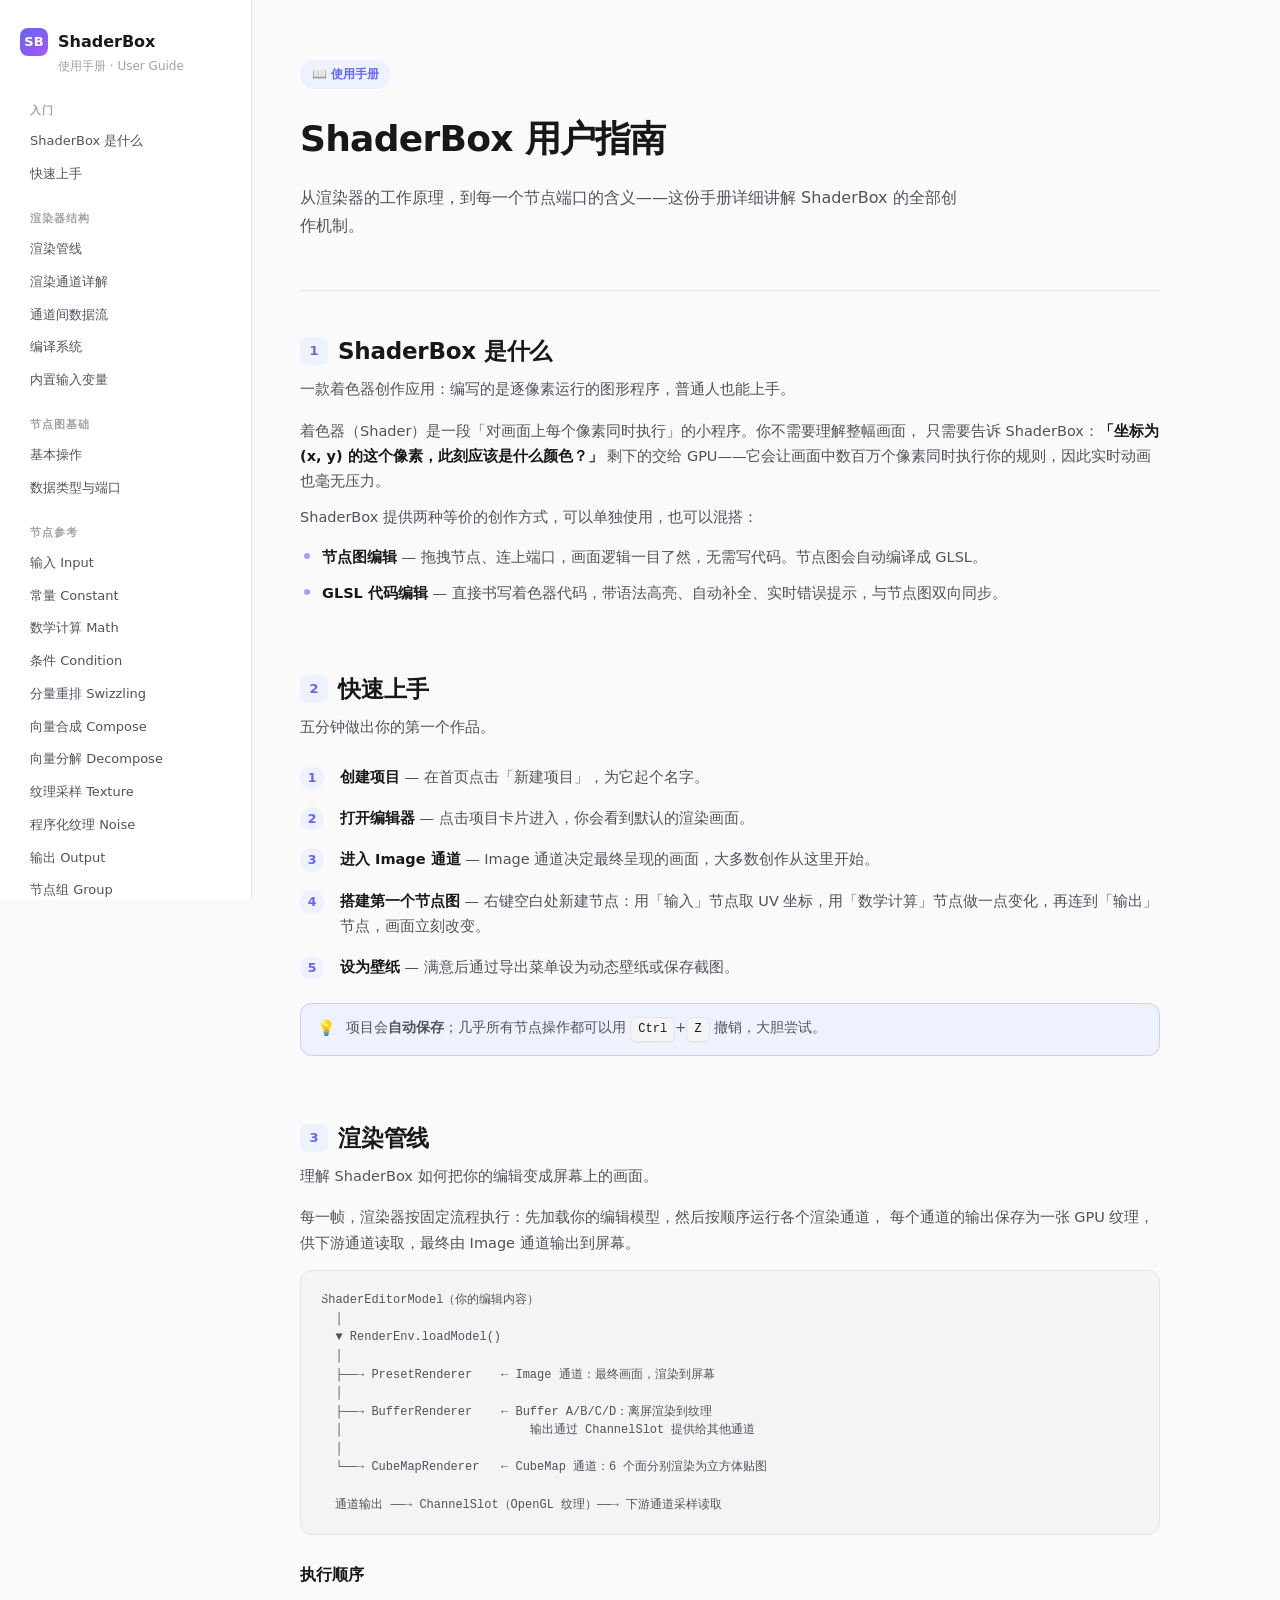
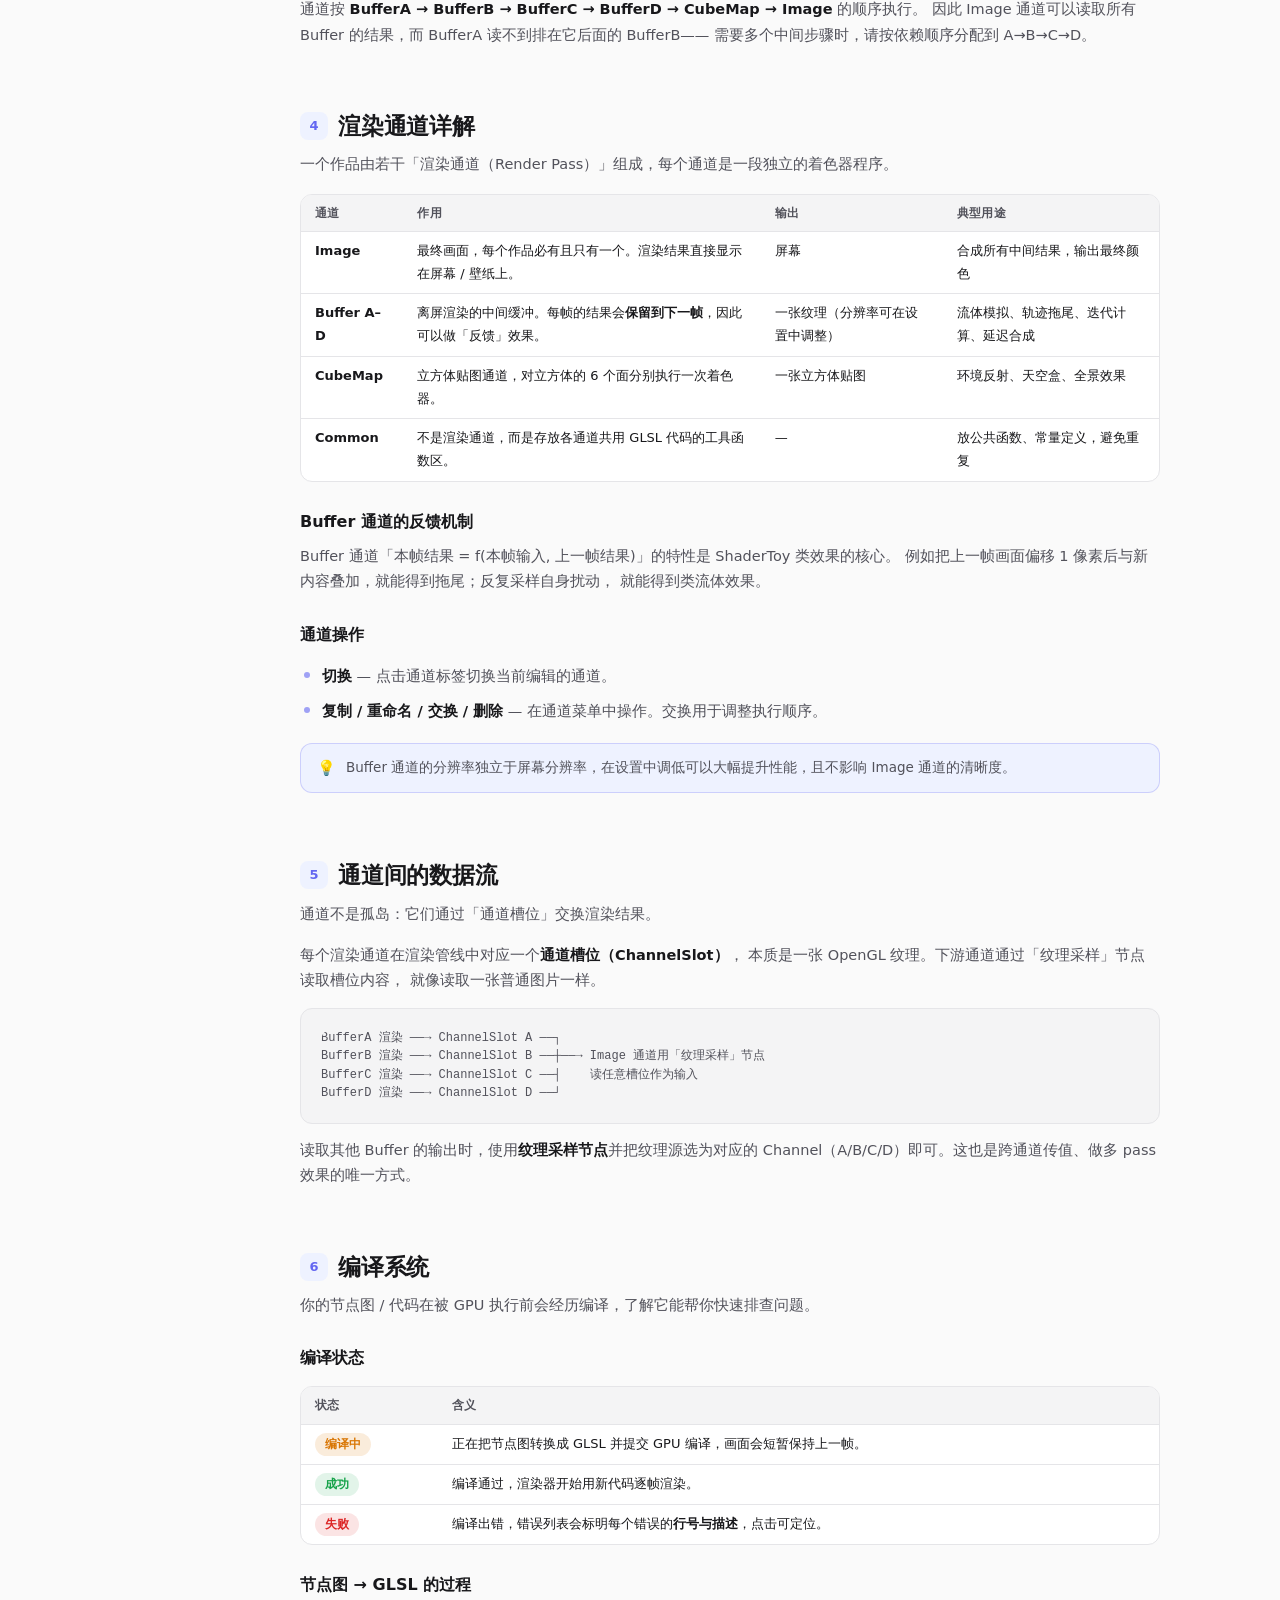
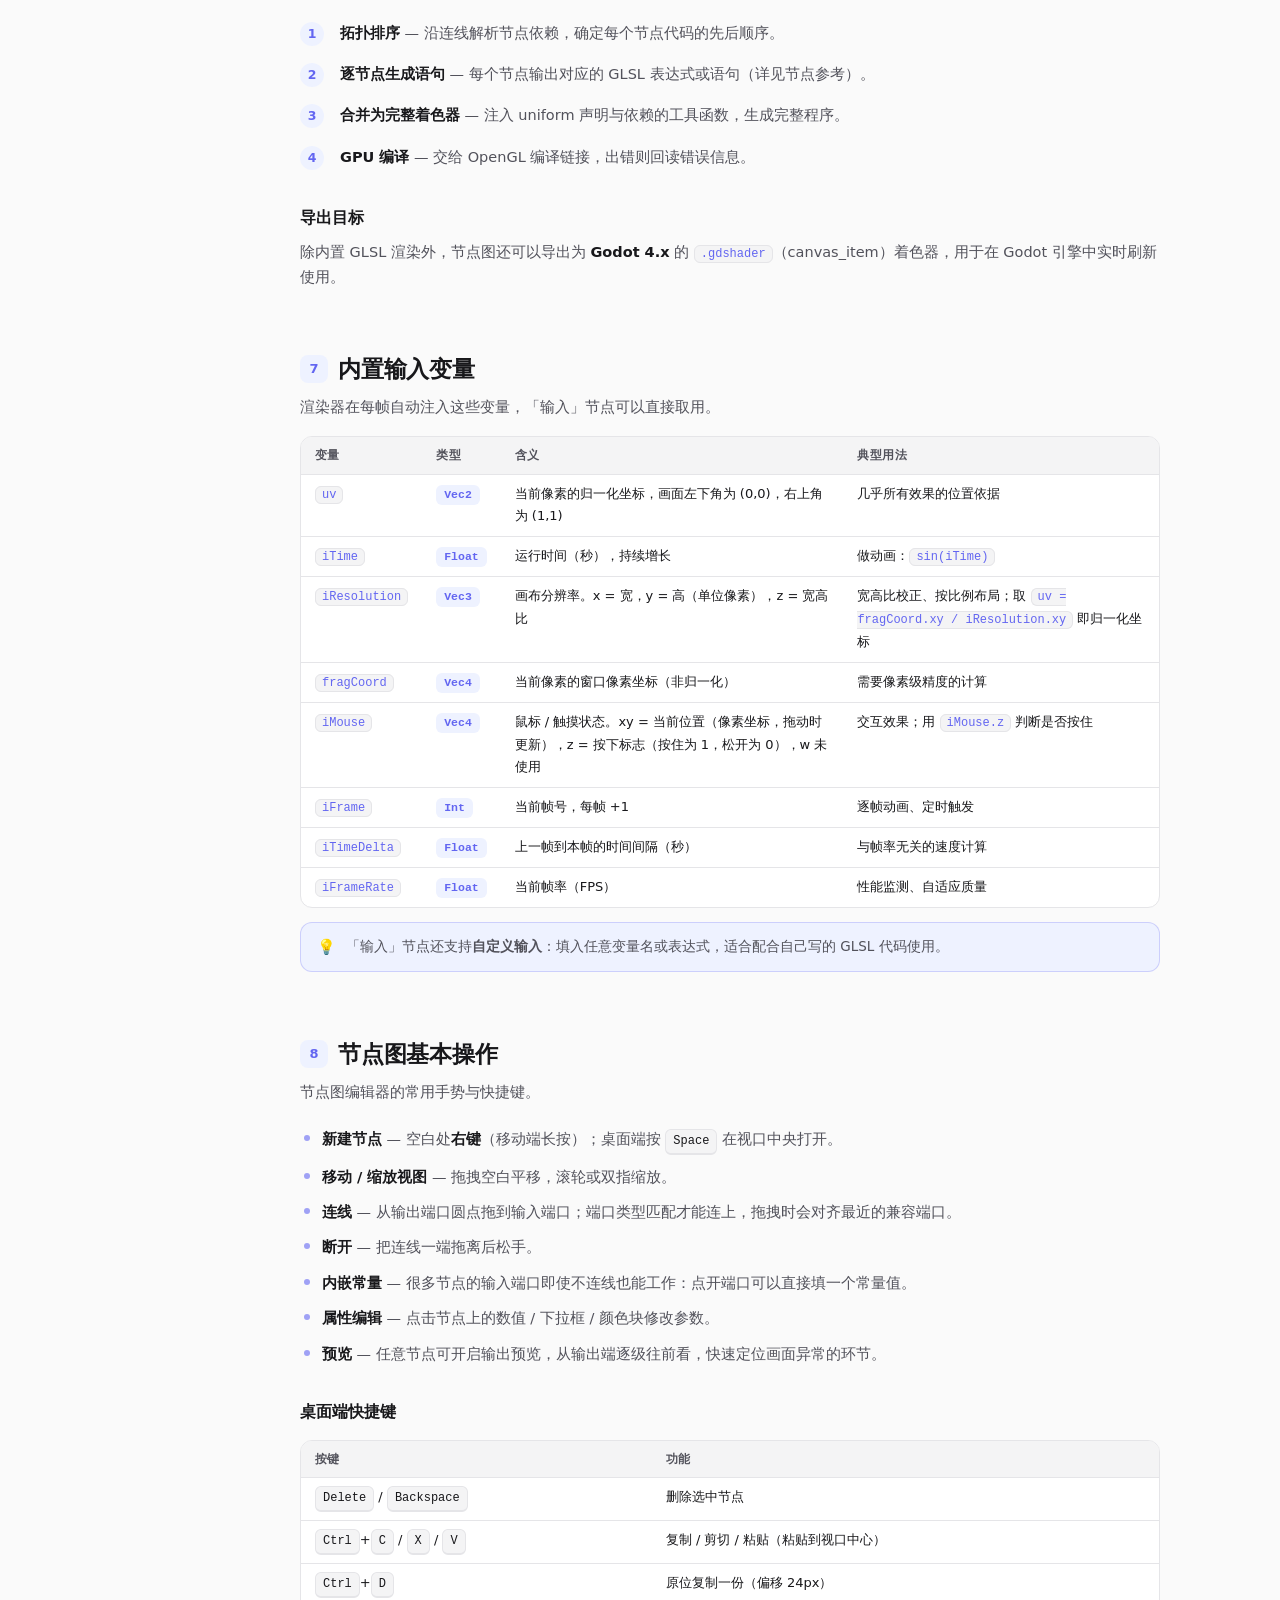
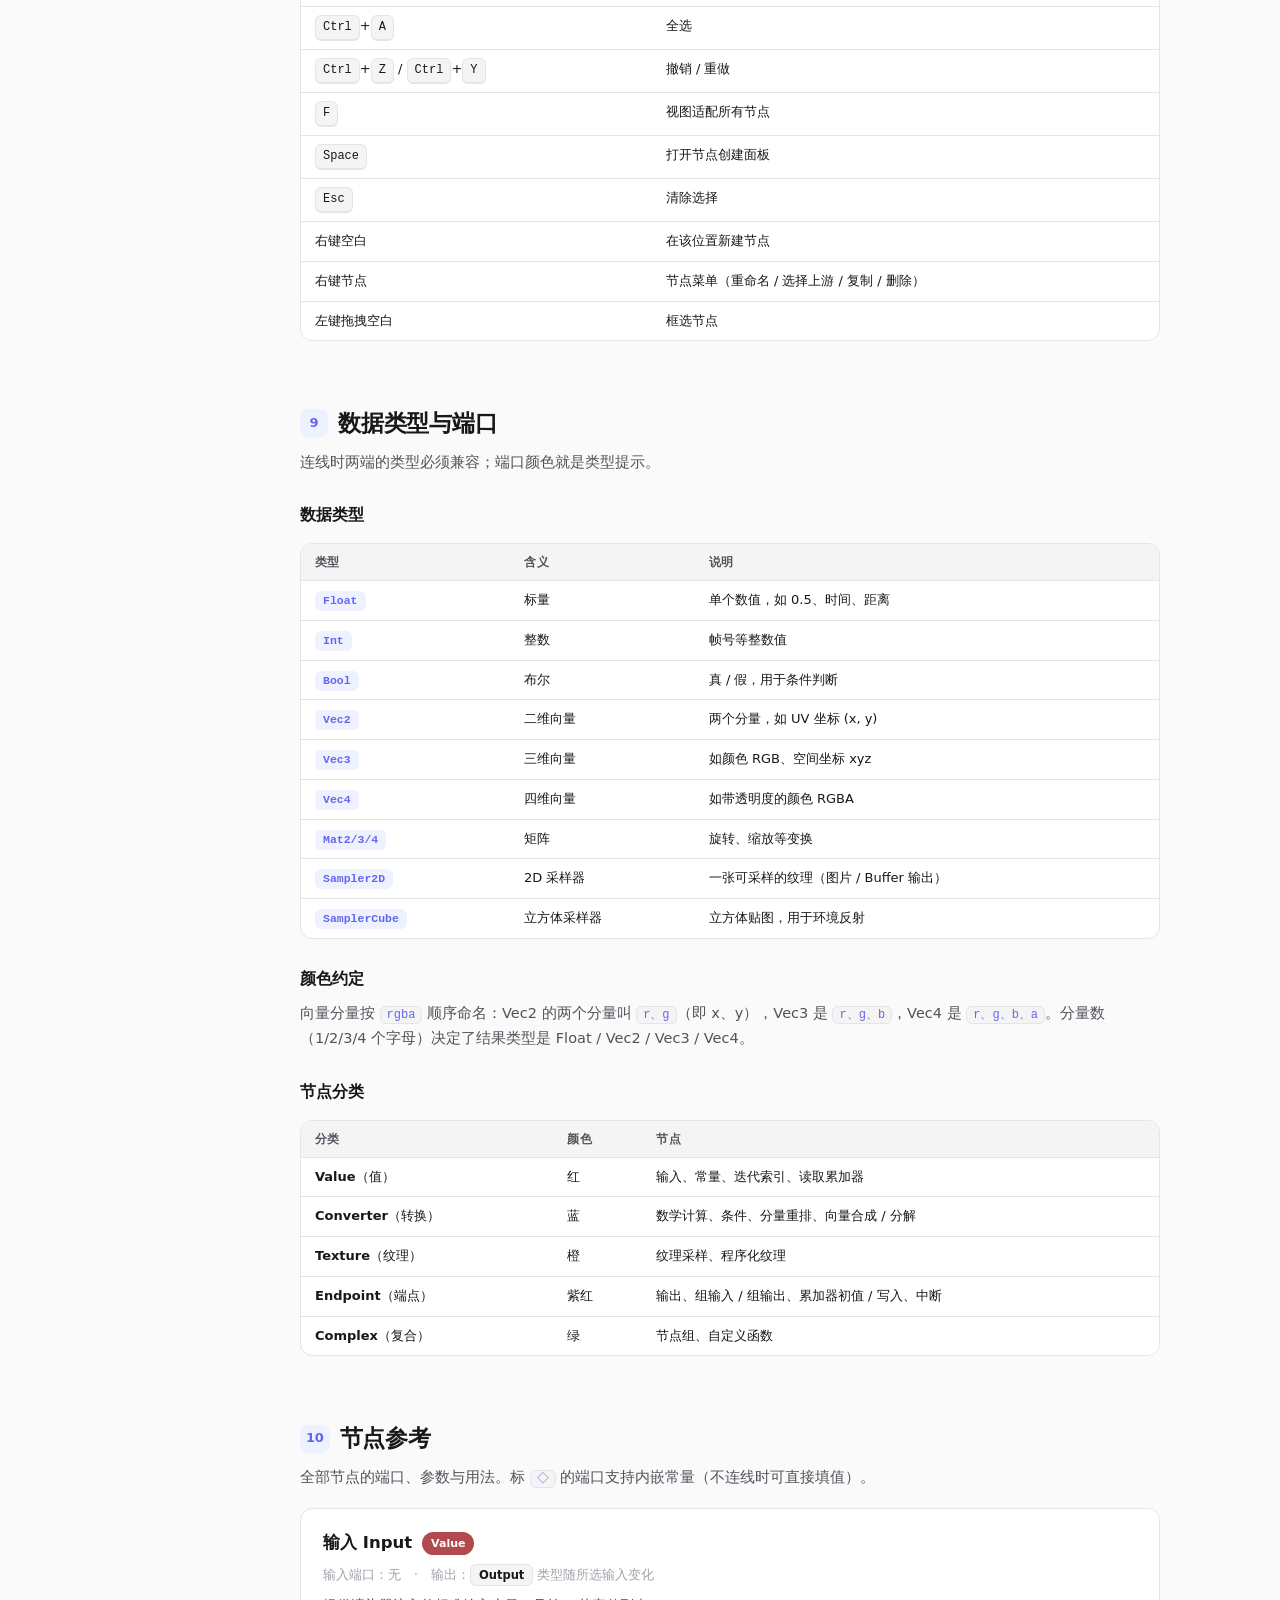
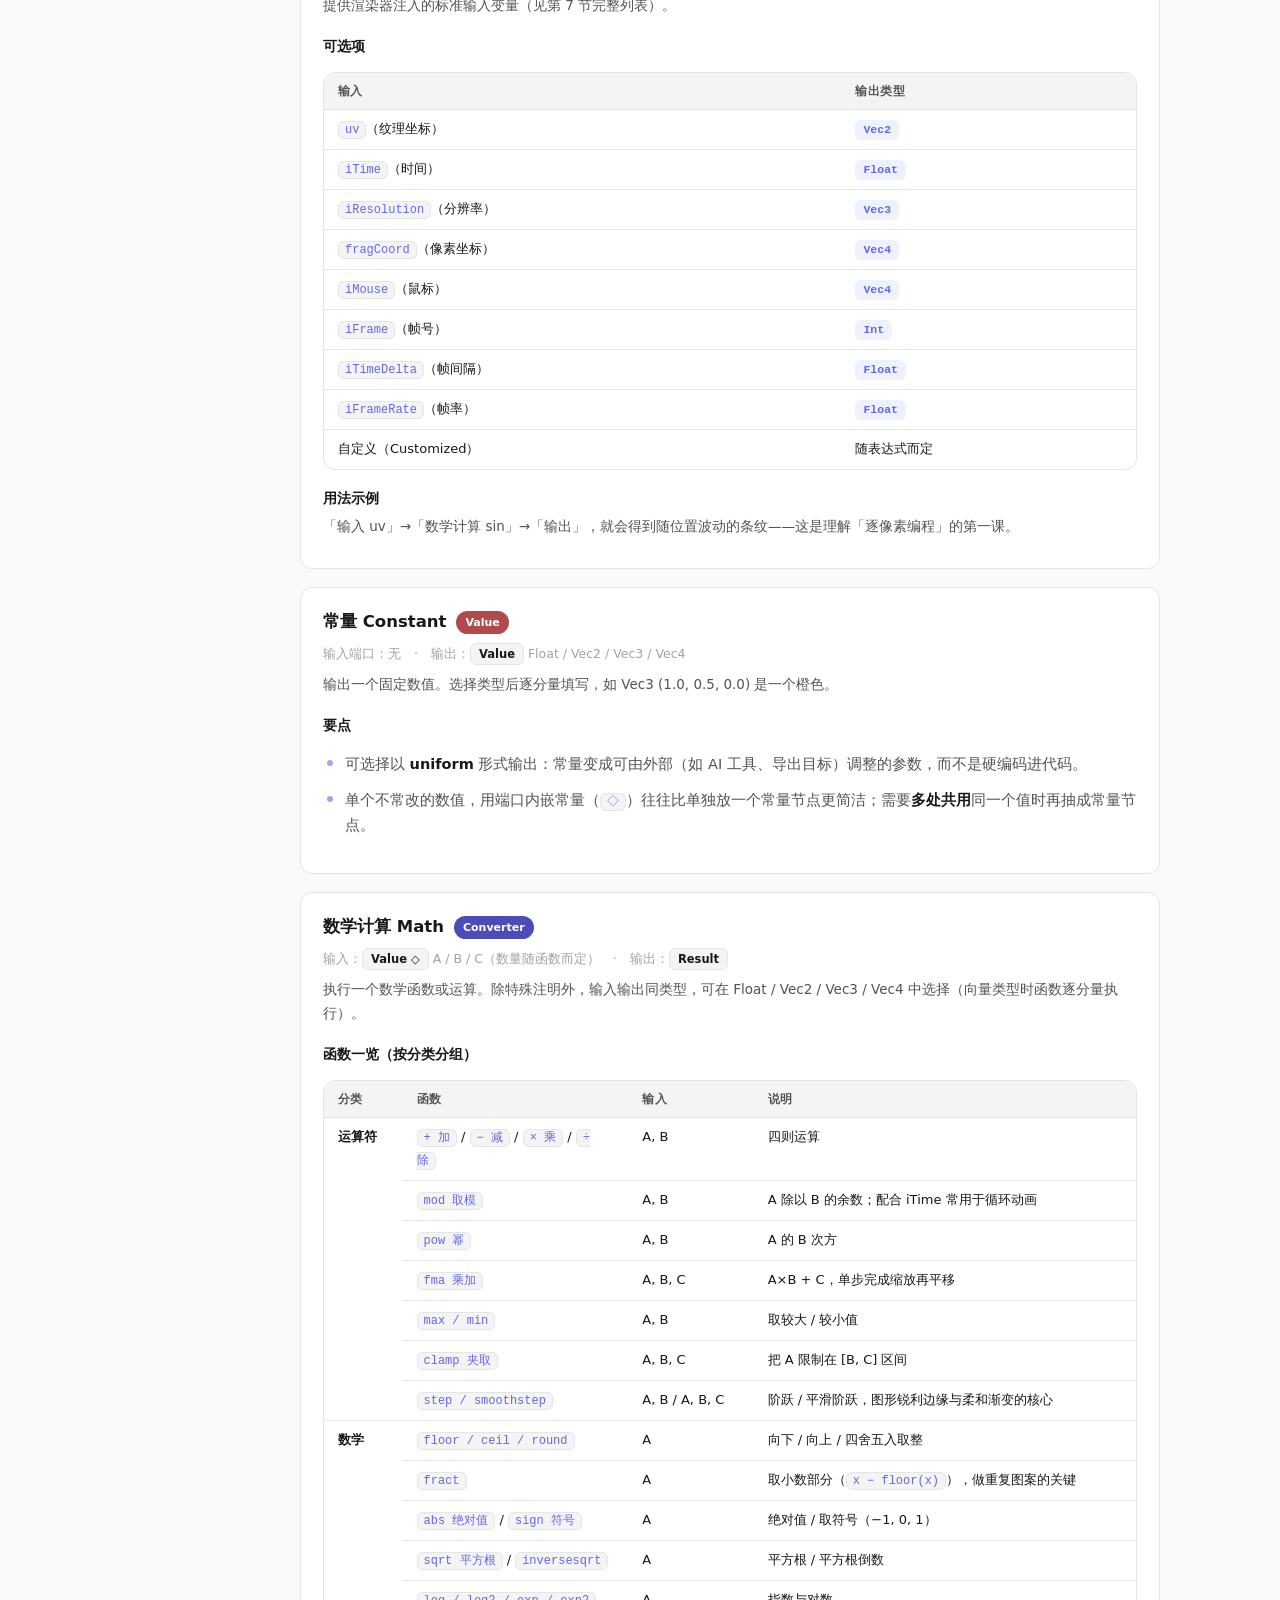
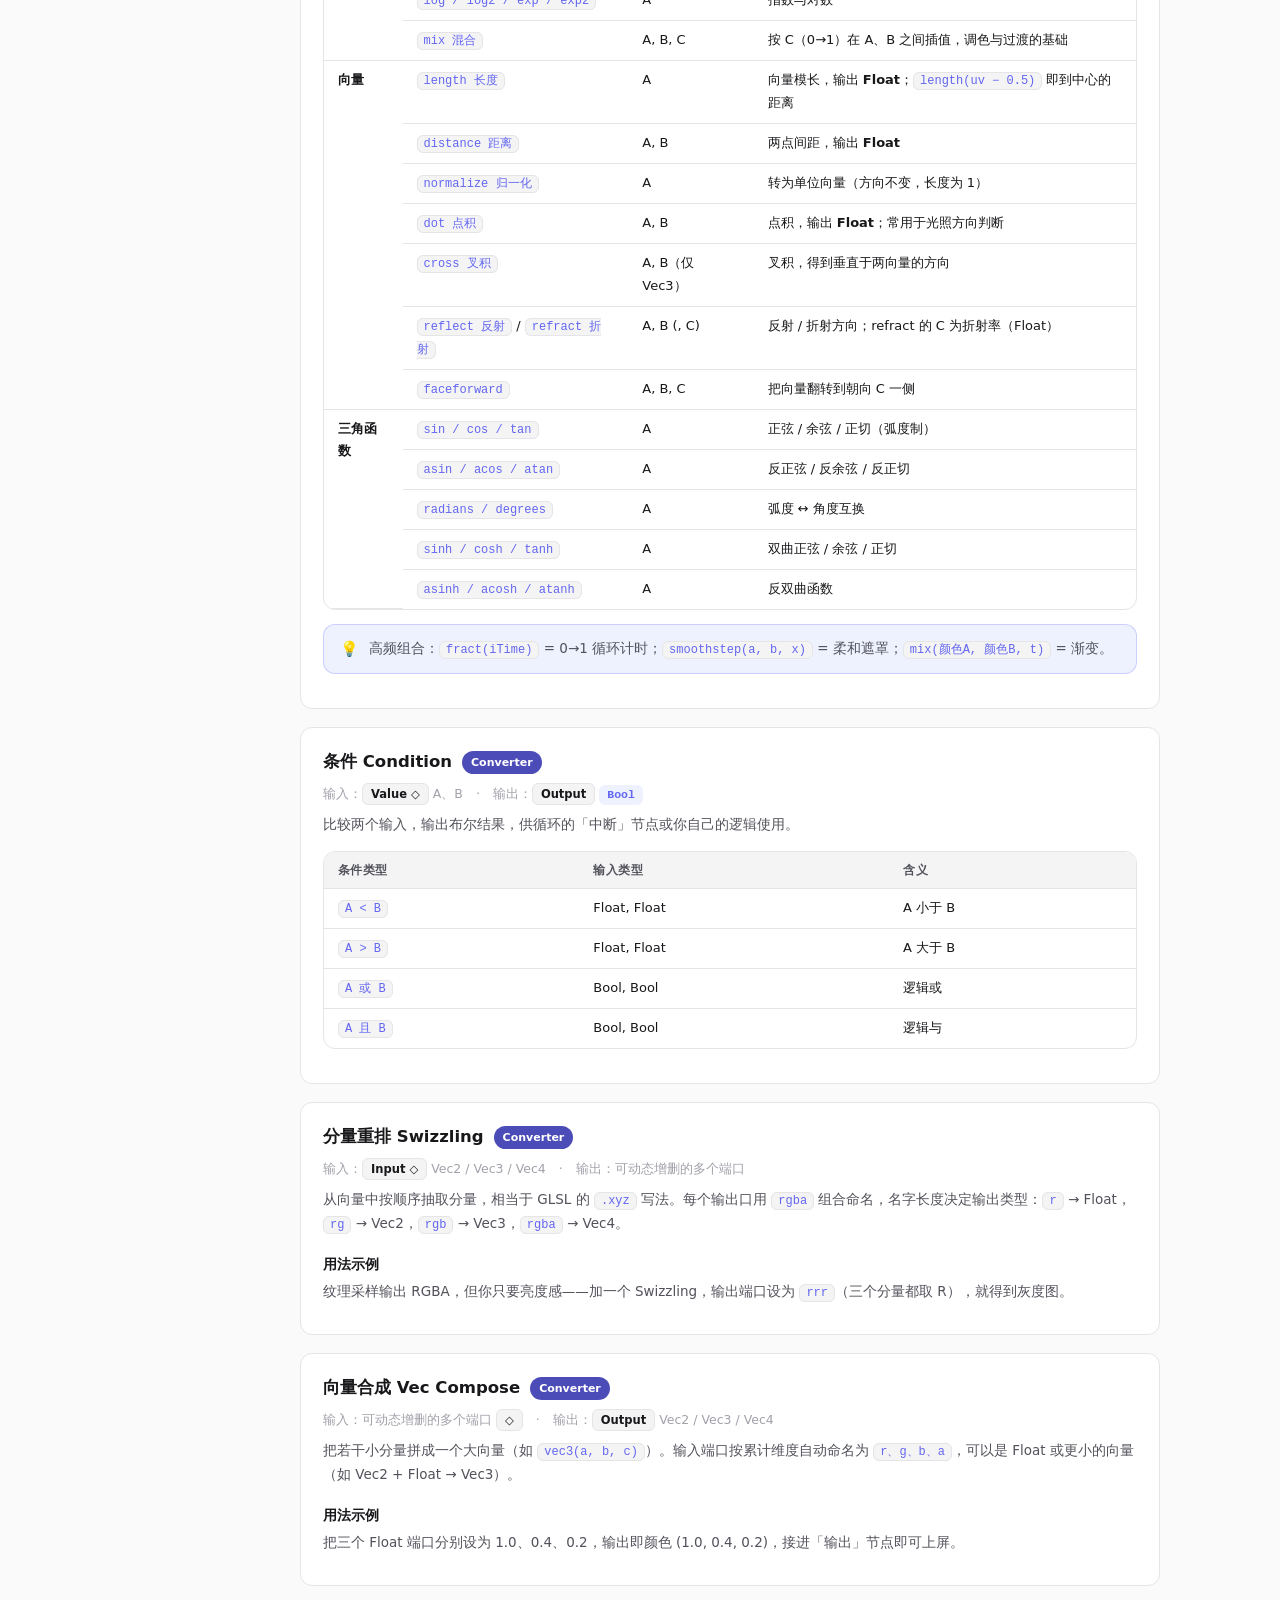
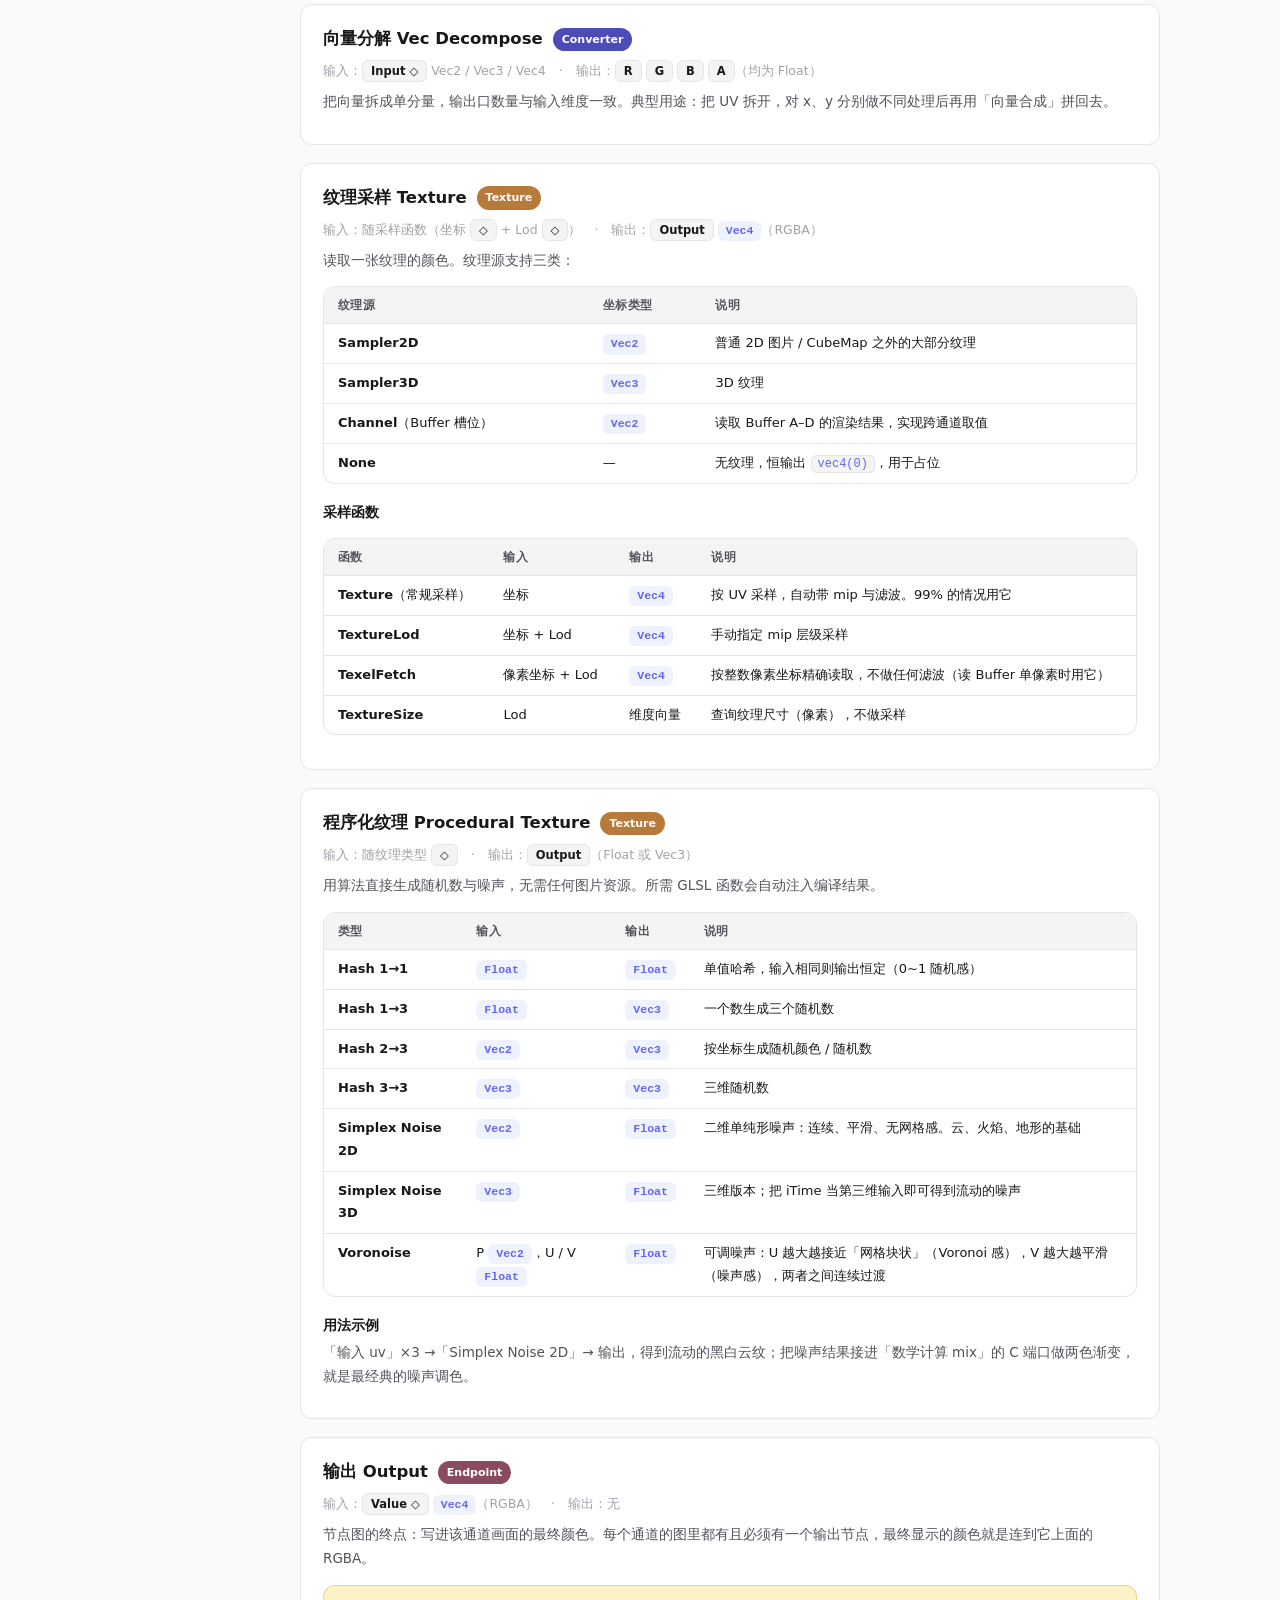
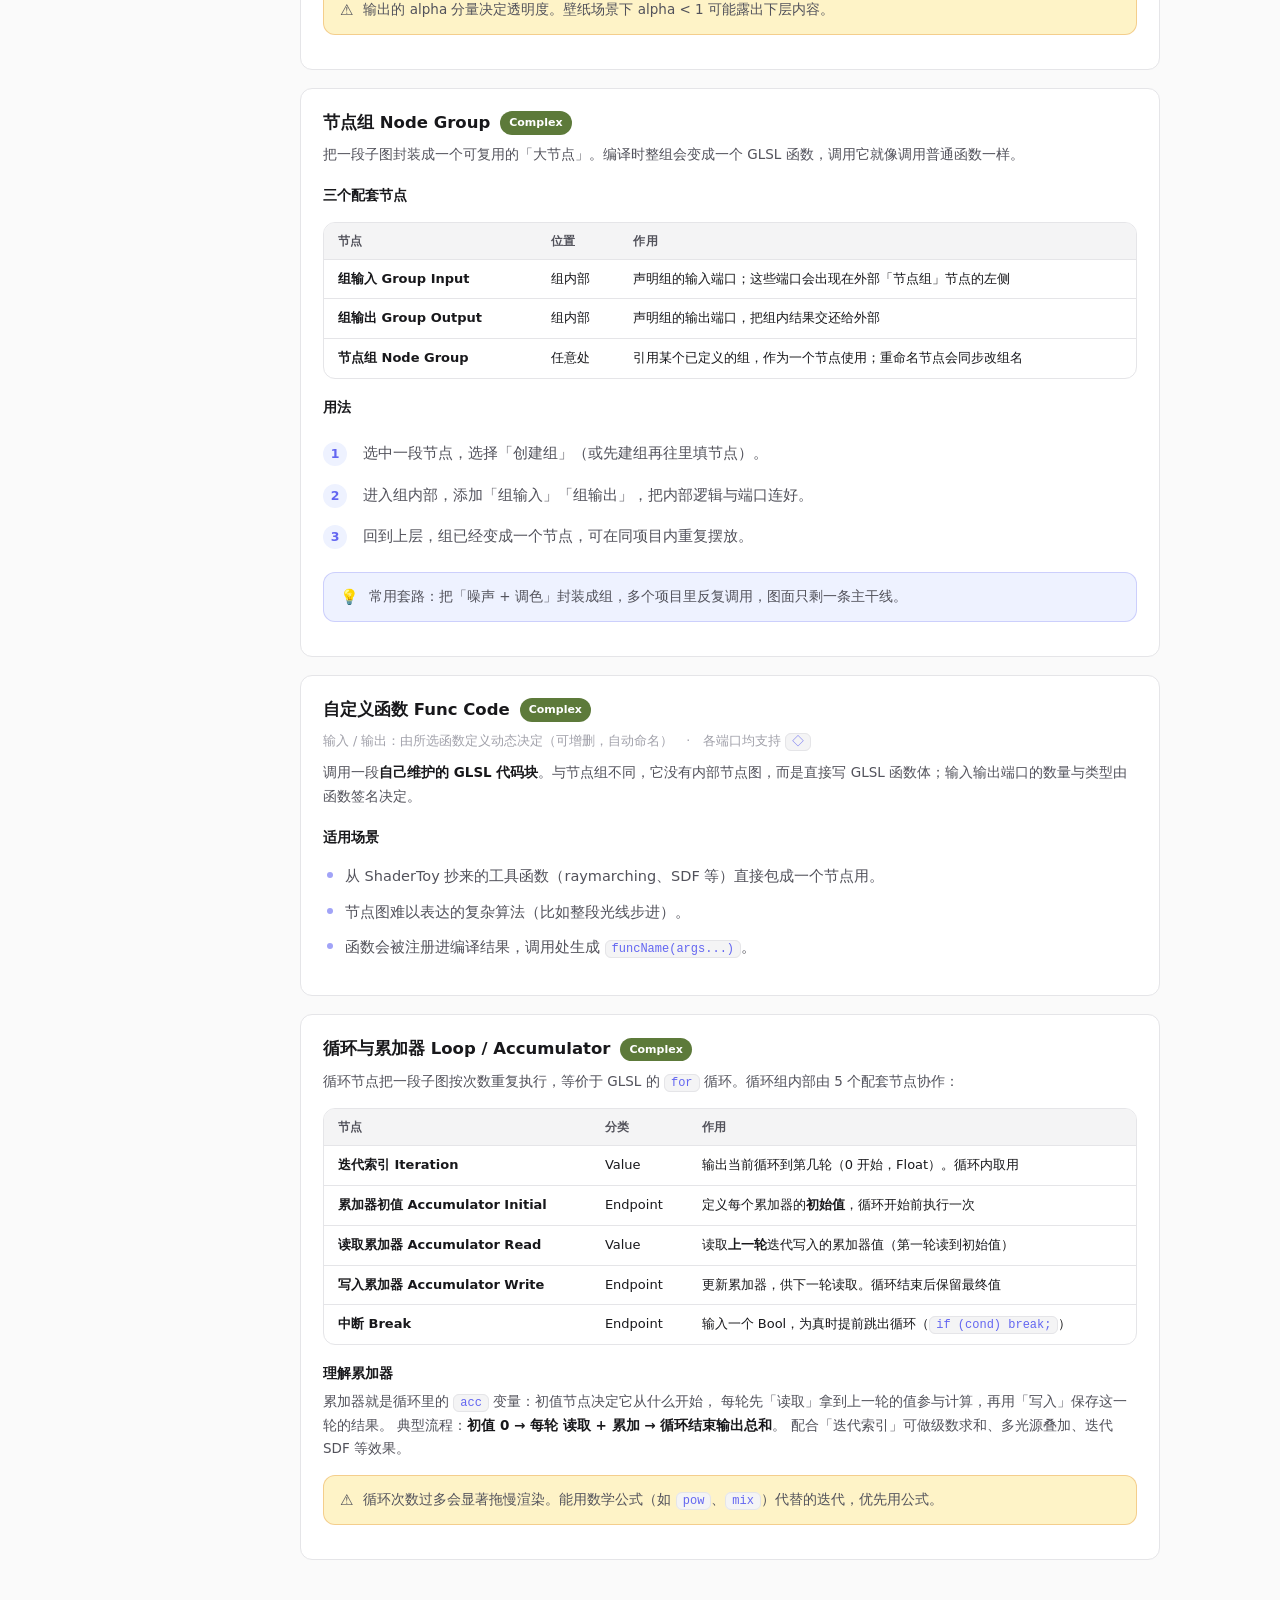
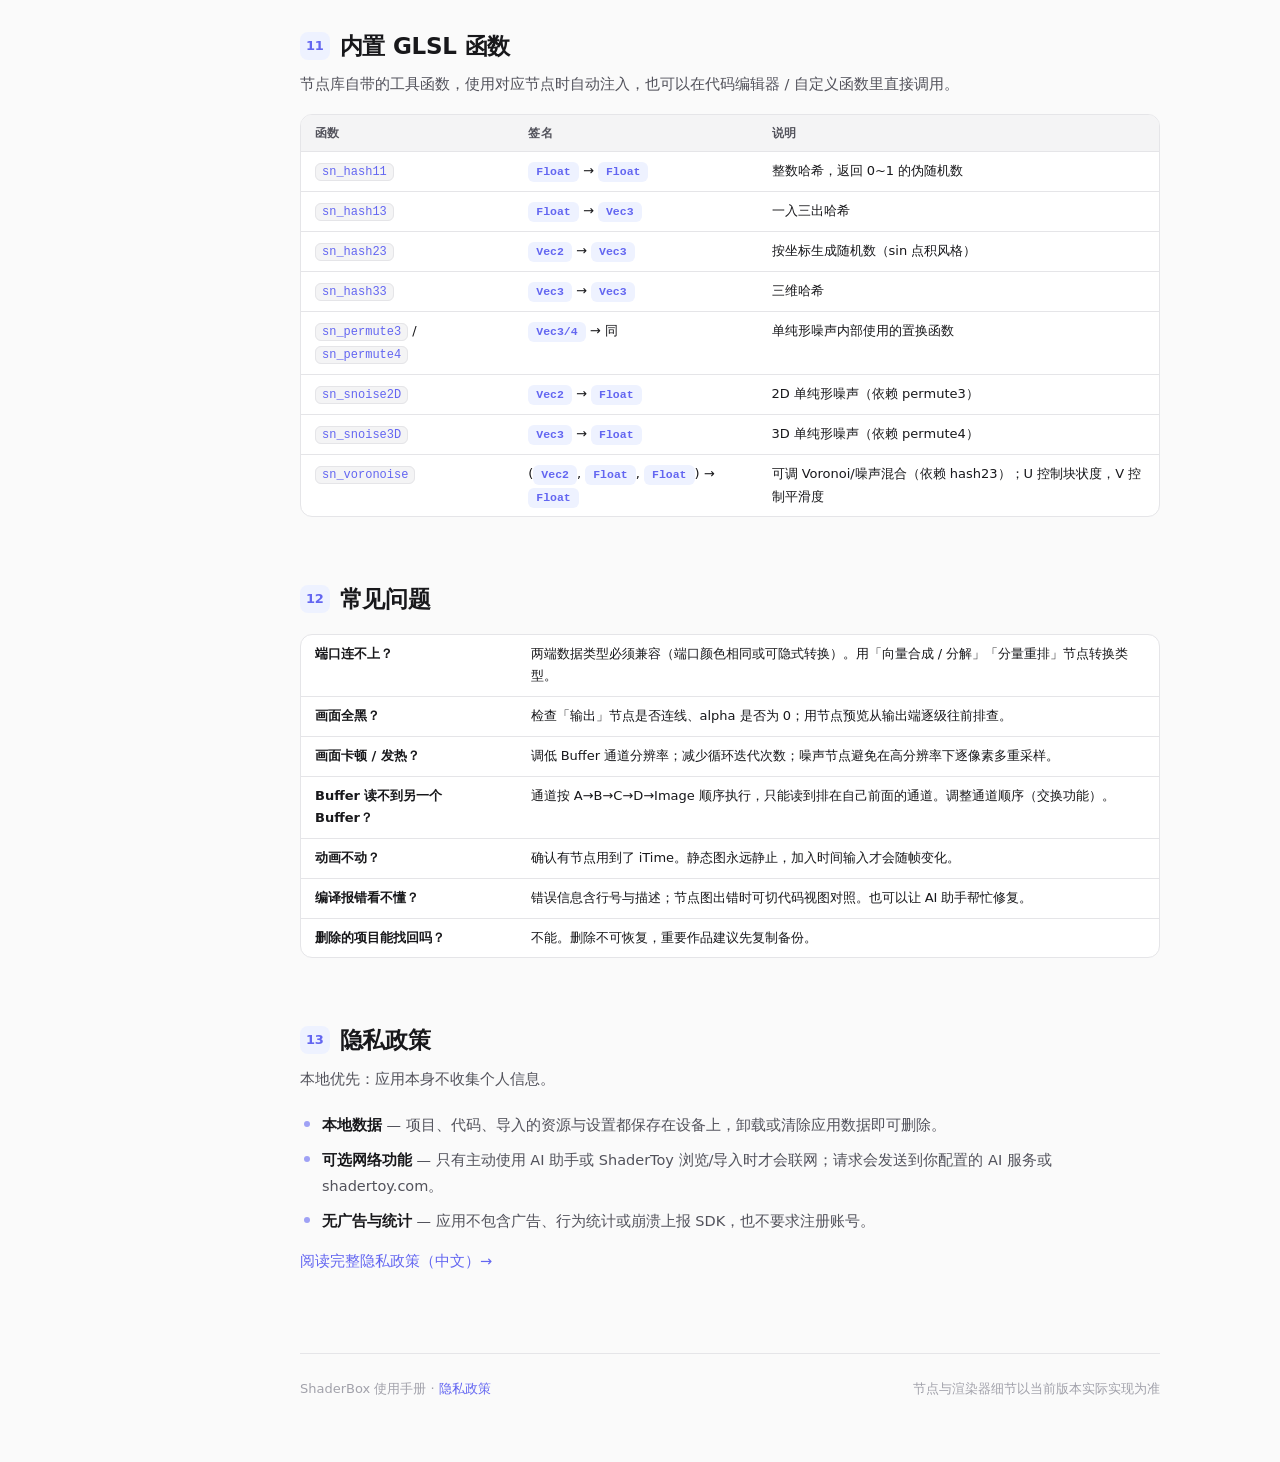
<file: index.html>
<!DOCTYPE html>
<html lang="zh-CN">
<head>
<meta charset="UTF-8">
<meta name="viewport" content="width=device-width, initial-scale=1.0">
<title>ShaderBox 使用手册</title>
<style>
:root {
  --bg: #fafafa;
  --bg-elev: #ffffff;
  --bg-code: #f4f4f5;
  --border: #e5e5e8;
  --text: #18181b;
  --text-2: #52525b;
  --text-3: #a1a1aa;
  --accent: #6366f1;
  --accent-soft: #eef2ff;
  --amber: #d97706;
  --amber-soft: #fef3c7;
  --radius: 12px;
  --sidebar-w: 252px;
}
@media (prefers-color-scheme: dark) {
  :root {
    --bg: #0f0f11;
    --bg-elev: #17171a;
    --bg-code: #232326;
    --border: #2a2a2e;
    --text: #f4f4f5;
    --text-2: #a1a1aa;
    --text-3: #6b6b72;
    --accent: #818cf8;
    --accent-soft: #1e1b34;
    --amber: #fbbf24;
    --amber-soft: #2c2313;
  }
}
* { margin: 0; padding: 0; box-sizing: border-box; }
html { scroll-behavior: smooth; scroll-padding-top: 24px; }
body {
  font-family: -apple-system, "Segoe UI", "PingFang SC", "Microsoft YaHei", system-ui, sans-serif;
  background: var(--bg); color: var(--text); line-height: 1.75; font-size: 14.5px;
}
a { color: var(--accent); text-decoration: none; }
.layout { display: flex; min-height: 100vh; }
nav.sidebar {
  width: var(--sidebar-w); position: fixed; top: 0; left: 0; bottom: 0;
  padding: 28px 20px; border-right: 1px solid var(--border);
  background: var(--bg-elev); overflow-y: auto; z-index: 10;
}
main { margin-left: var(--sidebar-w); flex: 1; padding: 0 48px 80px; }
.container { max-width: 860px; }
.brand { display: flex; align-items: center; gap: 10px; font-weight: 700; font-size: 16px; color: var(--text); }
.brand .logo {
  width: 28px; height: 28px; border-radius: 8px;
  background: linear-gradient(135deg, #6366f1, #a855f7);
  display: grid; place-items: center; color: #fff; font-size: 13px; font-weight: 800;
}
.brand-sub { font-size: 12px; color: var(--text-3); margin-bottom: 24px; padding-left: 38px; }
.nav-group { margin-bottom: 18px; }
.nav-group h4 {
  font-size: 11px; text-transform: uppercase; letter-spacing: .08em;
  color: var(--text-3); margin-bottom: 5px; padding-left: 10px; font-weight: 600;
}
.nav-group a {
  display: block; padding: 5px 10px; border-radius: 8px;
  color: var(--text-2); font-size: 13px; transition: all .15s;
}
.nav-group a:hover { color: var(--text); background: var(--bg-code); }
.nav-group a.active { color: var(--accent); background: var(--accent-soft); font-weight: 600; }

.hero { padding: 60px 0 40px; border-bottom: 1px solid var(--border); }
.hero .eyebrow {
  display: inline-flex; gap: 6px; font-size: 12px; color: var(--accent); font-weight: 600;
  background: var(--accent-soft); padding: 4px 12px; border-radius: 999px; margin-bottom: 18px;
}
.hero h1 { font-size: 36px; font-weight: 800; letter-spacing: -.02em; margin-bottom: 14px; }
.hero p.lead { font-size: 16px; color: var(--text-2); max-width: 660px; }

section.doc { padding: 40px 0 8px; }
section.doc h2 {
  font-size: 23px; font-weight: 700; letter-spacing: -.01em; margin-bottom: 6px;
  display: flex; align-items: center; gap: 10px;
}
section.doc h2 .num {
  font-size: 13px; font-weight: 700; color: var(--accent);
  background: var(--accent-soft); border-radius: 8px;
  min-width: 28px; height: 28px; display: inline-grid; place-items: center; flex-shrink: 0;
  padding: 0 6px;
}
section.doc > p.desc { color: var(--text-2); margin-bottom: 16px; }
h3 { font-size: 16px; font-weight: 700; margin: 26px 0 8px; }
h4 { font-size: 14px; font-weight: 700; margin: 16px 0 4px; }
p { margin-bottom: 10px; color: var(--text-2); }
p strong, li strong, td strong { color: var(--text); }

ol.steps { list-style: none; counter-reset: step; margin: 14px 0; }
ol.steps li { counter-increment: step; position: relative; padding: 8px 0 8px 40px; color: var(--text-2); }
ol.steps li::before {
  content: counter(step); position: absolute; left: 0; top: 9px;
  width: 24px; height: 24px; border-radius: 50%;
  background: var(--accent-soft); color: var(--accent);
  font-size: 12.5px; font-weight: 700; display: grid; place-items: center;
}
ol.steps li strong { color: var(--text); }

.tip {
  display: flex; gap: 10px; align-items: flex-start;
  background: var(--accent-soft); border: 1px solid color-mix(in srgb, var(--accent) 25%, transparent);
  border-radius: var(--radius); padding: 12px 16px; margin: 14px 0;
  font-size: 13.5px; color: var(--text-2);
}
.tip .t-icon { flex-shrink: 0; font-size: 15px; line-height: 1.6; }
.warn { background: var(--amber-soft); border-color: color-mix(in srgb, var(--amber) 30%, transparent); }

.table-wrap {
  overflow-x: auto; border: 1px solid var(--border);
  border-radius: var(--radius); background: var(--bg-elev); margin: 14px 0;
}
table { width: 100%; border-collapse: collapse; font-size: 13px; }
th, td { padding: 8px 14px; text-align: left; border-bottom: 1px solid var(--border); vertical-align: top; }
th { font-weight: 600; color: var(--text-2); font-size: 11.5px; text-transform: uppercase; letter-spacing: .04em; background: var(--bg-code); white-space: nowrap; }
tr:last-child td { border-bottom: none; }
td:first-child { white-space: nowrap; }
td.wrap, .table-wrap td { white-space: normal; }

/* 节点详解卡片 */
.node-card {
  background: var(--bg-elev); border: 1px solid var(--border);
  border-radius: var(--radius); padding: 20px 22px; margin: 18px 0;
}
.node-card .nc-head { display: flex; align-items: center; gap: 10px; flex-wrap: wrap; margin-bottom: 6px; }
.node-card .nc-head h3 { margin: 0; font-size: 16.5px; }
.cat-tag {
  font-size: 11px; font-weight: 700; padding: 2px 9px; border-radius: 999px; color: #fff;
}
.cat-value { background: #b04a4c; }
.cat-converter { background: #4c4cb8; }
.cat-texture { background: #b87a3a; }
.cat-endpoint { background: #8a4b60; }
.cat-complex { background: #5d7a3a; }
.node-card .nc-io { font-size: 12.5px; color: var(--text-3); margin-bottom: 8px; }
.node-card p { font-size: 13.5px; }

/* 数据类型 / 端口徽章 */
.type-tag {
  display: inline-block; font-size: 11.5px; font-weight: 600; padding: 0 8px;
  border-radius: 6px; background: var(--accent-soft); color: var(--accent);
  font-family: "JetBrains Mono", Consolas, monospace;
}
.port-tag {
  display: inline-block; font-size: 11.5px; font-weight: 600; padding: 0 8px;
  border-radius: 6px; background: var(--bg-code); border: 1px solid var(--border); color: var(--text);
}

code {
  font-family: "JetBrains Mono", Consolas, monospace;
  background: var(--bg-code); border: 1px solid var(--border);
  padding: 1px 6px; border-radius: 6px; font-size: 12px; color: var(--accent);
}
kbd {
  display: inline-block; padding: 1px 7px; border-radius: 6px;
  background: var(--bg-code); border: 1px solid var(--border);
  border-bottom-width: 2px; font-size: 12px;
  font-family: "JetBrains Mono", Consolas, monospace; color: var(--text);
}
pre {
  background: var(--bg-code); border: 1px solid var(--border);
  border-radius: var(--radius); padding: 14px 18px;
  overflow-x: auto; margin: 12px 0; font-size: 12.5px; line-height: 1.6;
}
pre code { background: none; border: none; padding: 0; color: var(--text-2); }

/* 管线图 */
.diagram {
  background: var(--bg-code); border: 1px solid var(--border); border-radius: var(--radius);
  padding: 20px; margin: 14px 0; overflow-x: auto;
}
.diagram pre { background: none; border: none; padding: 0; margin: 0; color: var(--text-2); font-size: 12px; line-height: 1.55; }

ul.ops { list-style: none; margin: 10px 0; }
ul.ops li { padding: 5px 0 5px 22px; position: relative; color: var(--text-2); }
ul.ops li::before {
  content: ""; position: absolute; left: 4px; top: 13px;
  width: 6px; height: 6px; border-radius: 50%; background: var(--accent); opacity: .6;
}

.state-badge {
  display: inline-block; font-size: 12px; font-weight: 700; padding: 1px 10px; border-radius: 999px;
}
.st-ok { color: #16a34a; background: color-mix(in srgb, #16a34a 12%, transparent); }
.st-err { color: #dc2626; background: color-mix(in srgb, #dc2626 12%, transparent); }
.st-wip { color: var(--amber); background: color-mix(in srgb, var(--amber) 14%, transparent); }

footer {
  margin-top: 60px; padding-top: 24px; border-top: 1px solid var(--border);
  color: var(--text-3); font-size: 13px;
  display: flex; justify-content: space-between; flex-wrap: wrap; gap: 8px;
}
@media (max-width: 900px) {
  nav.sidebar { display: none; }
  main { margin-left: 0; padding: 0 20px 60px; }
  .hero h1 { font-size: 28px; }
}
</style>
</head>
<body>
<div class="layout">

<nav class="sidebar">
  <div class="brand"><span class="logo">SB</span>ShaderBox</div>
  <div class="brand-sub">使用手册 · User Guide</div>
  <div class="nav-group">
    <h4>入门</h4>
    <a href="#intro">ShaderBox 是什么</a>
    <a href="#quickstart">快速上手</a>
  </div>
  <div class="nav-group">
    <h4>渲染器结构</h4>
    <a href="#pipeline">渲染管线</a>
    <a href="#passes">渲染通道详解</a>
    <a href="#channel">通道间数据流</a>
    <a href="#compile">编译系统</a>
    <a href="#uniforms">内置输入变量</a>
  </div>
  <div class="nav-group">
    <h4>节点图基础</h4>
    <a href="#basics">基本操作</a>
    <a href="#types">数据类型与端口</a>
  </div>
  <div class="nav-group">
    <h4>节点参考</h4>
    <a href="#n-input">输入 Input</a>
    <a href="#n-constant">常量 Constant</a>
    <a href="#n-math">数学计算 Math</a>
    <a href="#n-condition">条件 Condition</a>
    <a href="#n-swizzle">分量重排 Swizzling</a>
    <a href="#n-veccompose">向量合成 Compose</a>
    <a href="#n-vecdecompose">向量分解 Decompose</a>
    <a href="#n-texture">纹理采样 Texture</a>
    <a href="#n-proc">程序化纹理 Noise</a>
    <a href="#n-output">输出 Output</a>
    <a href="#n-group">节点组 Group</a>
    <a href="#n-func">自定义函数 Func</a>
    <a href="#n-loop">循环与累加器</a>
  </div>
  <div class="nav-group">
    <h4>附录</h4>
    <a href="#builtins">内置 GLSL 函数</a>
    <a href="#faq">常见问题</a>
    <a href="#privacy">隐私政策</a>
  </div>
</nav>

<main>
<div class="container">

<!-- ================= Hero ================= -->
<header class="hero">
  <span class="eyebrow">📖 使用手册</span>
  <h1>ShaderBox 用户指南</h1>
  <p class="lead">
    从渲染器的工作原理，到每一个节点端口的含义——这份手册详细讲解 ShaderBox 的全部创作机制。
  </p>
</header>

<!-- ================= 01 简介 ================= -->
<section class="doc" id="intro">
  <h2><span class="num">1</span>ShaderBox 是什么</h2>
  <p class="desc">一款着色器创作应用：编写的是逐像素运行的图形程序，普通人也能上手。</p>
  <p>
    着色器（Shader）是一段「对画面上每个像素同时执行」的小程序。你不需要理解整幅画面，
    只需要告诉 ShaderBox：<strong>「坐标为 (x, y) 的这个像素，此刻应该是什么颜色？」</strong>
    剩下的交给 GPU——它会让画面中数百万个像素同时执行你的规则，因此实时动画也毫无压力。
  </p>
  <p>ShaderBox 提供两种等价的创作方式，可以单独使用，也可以混搭：</p>
  <ul class="ops">
    <li><strong>节点图编辑</strong> — 拖拽节点、连上端口，画面逻辑一目了然，无需写代码。节点图会自动编译成 GLSL。</li>
    <li><strong>GLSL 代码编辑</strong> — 直接书写着色器代码，带语法高亮、自动补全、实时错误提示，与节点图双向同步。</li>
  </ul>
</section>

<!-- ================= 02 快速上手 ================= -->
<section class="doc" id="quickstart">
  <h2><span class="num">2</span>快速上手</h2>
  <p class="desc">五分钟做出你的第一个作品。</p>
  <ol class="steps">
    <li><strong>创建项目</strong> — 在首页点击「新建项目」，为它起个名字。</li>
    <li><strong>打开编辑器</strong> — 点击项目卡片进入，你会看到默认的渲染画面。</li>
    <li><strong>进入 Image 通道</strong> — Image 通道决定最终呈现的画面，大多数创作从这里开始。</li>
    <li><strong>搭建第一个节点图</strong> — 右键空白处新建节点：用「输入」节点取 UV 坐标，用「数学计算」节点做一点变化，再连到「输出」节点，画面立刻改变。</li>
    <li><strong>设为壁纸</strong> — 满意后通过导出菜单设为动态壁纸或保存截图。</li>
  </ol>
  <div class="tip"><span class="t-icon">💡</span><span>项目会<strong>自动保存</strong>；几乎所有节点操作都可以用 <kbd>Ctrl</kbd>+<kbd>Z</kbd> 撤销，大胆尝试。</span></div>
</section>

<!-- ================= 03 渲染管线 ================= -->
<section class="doc" id="pipeline">
  <h2><span class="num">3</span>渲染管线</h2>
  <p class="desc">理解 ShaderBox 如何把你的编辑变成屏幕上的画面。</p>
  <p>
    每一帧，渲染器按固定流程执行：先加载你的编辑模型，然后按顺序运行各个渲染通道，
    每个通道的输出保存为一张 GPU 纹理，供下游通道读取，最终由 Image 通道输出到屏幕。
  </p>
  <div class="diagram">
<pre>ShaderEditorModel（你的编辑内容）
  │
  ▼ RenderEnv.loadModel()
  │
  ├──→ PresetRenderer    ← Image 通道：最终画面，渲染到屏幕
  │
  ├──→ BufferRenderer    ← Buffer A/B/C/D：离屏渲染到纹理
  │                          输出通过 ChannelSlot 提供给其他通道
  │
  └──→ CubeMapRenderer   ← CubeMap 通道：6 个面分别渲染为立方体贴图

  通道输出 ──→ ChannelSlot（OpenGL 纹理）──→ 下游通道采样读取</pre>
  </div>
  <h3>执行顺序</h3>
  <p>
    通道按 <strong>BufferA → BufferB → BufferC → BufferD → CubeMap → Image</strong> 的顺序执行。
    因此 Image 通道可以读取所有 Buffer 的结果，而 BufferA 读不到排在它后面的 BufferB——
    需要多个中间步骤时，请按依赖顺序分配到 A→B→C→D。
  </p>
</section>

<!-- ================= 04 渲染通道 ================= -->
<section class="doc" id="passes">
  <h2><span class="num">4</span>渲染通道详解</h2>
  <p class="desc">一个作品由若干「渲染通道（Render Pass）」组成，每个通道是一段独立的着色器程序。</p>
  <div class="table-wrap">
    <table>
      <thead><tr><th>通道</th><th>作用</th><th>输出</th><th>典型用途</th></tr></thead>
      <tbody class="wrap">
        <tr>
          <td><strong>Image</strong></td>
          <td>最终画面，每个作品必有且只有一个。渲染结果直接显示在屏幕 / 壁纸上。</td>
          <td>屏幕</td>
          <td>合成所有中间结果，输出最终颜色</td>
        </tr>
        <tr>
          <td><strong>Buffer A–D</strong></td>
          <td>离屏渲染的中间缓冲。每帧的结果会<strong>保留到下一帧</strong>，因此可以做「反馈」效果。</td>
          <td>一张纹理（分辨率可在设置中调整）</td>
          <td>流体模拟、轨迹拖尾、迭代计算、延迟合成</td>
        </tr>
        <tr>
          <td><strong>CubeMap</strong></td>
          <td>立方体贴图通道，对立方体的 6 个面分别执行一次着色器。</td>
          <td>一张立方体贴图</td>
          <td>环境反射、天空盒、全景效果</td>
        </tr>
        <tr>
          <td><strong>Common</strong></td>
          <td>不是渲染通道，而是存放各通道共用 GLSL 代码的工具函数区。</td>
          <td>—</td>
          <td>放公共函数、常量定义，避免重复</td>
        </tr>
      </tbody>
    </table>
  </div>
  <h3>Buffer 通道的反馈机制</h3>
  <p>
    Buffer 通道「本帧结果 = f(本帧输入, 上一帧结果)」的特性是 ShaderToy 类效果的核心。
    例如把上一帧画面偏移 1 像素后与新内容叠加，就能得到拖尾；反复采样自身扰动，
    就能得到类流体效果。
  </p>
  <h3>通道操作</h3>
  <ul class="ops">
    <li><strong>切换</strong> — 点击通道标签切换当前编辑的通道。</li>
    <li><strong>复制 / 重命名 / 交换 / 删除</strong> — 在通道菜单中操作。交换用于调整执行顺序。</li>
  </ul>
  <div class="tip"><span class="t-icon">💡</span><span>Buffer 通道的分辨率独立于屏幕分辨率，在设置中调低可以大幅提升性能，且不影响 Image 通道的清晰度。</span></div>
</section>

<!-- ================= 05 通道数据流 ================= -->
<section class="doc" id="channel">
  <h2><span class="num">5</span>通道间的数据流</h2>
  <p class="desc">通道不是孤岛：它们通过「通道槽位」交换渲染结果。</p>
  <p>
    每个渲染通道在渲染管线中对应一个<strong>通道槽位（ChannelSlot）</strong>，
    本质是一张 OpenGL 纹理。下游通道通过「纹理采样」节点读取槽位内容，
    就像读取一张普通图片一样。
  </p>
  <div class="diagram">
<pre>BufferA 渲染 ──→ ChannelSlot A ──┐
BufferB 渲染 ──→ ChannelSlot B ──┼──→ Image 通道用「纹理采样」节点
BufferC 渲染 ──→ ChannelSlot C ──┤    读任意槽位作为输入
BufferD 渲染 ──→ ChannelSlot D ──┘</pre>
  </div>
  <p>
    读取其他 Buffer 的输出时，使用<strong>纹理采样节点</strong>并把纹理源选为对应的
    Channel（A/B/C/D）即可。这也是跨通道传值、做多 pass 效果的唯一方式。
  </p>
</section>

<!-- ================= 06 编译系统 ================= -->
<section class="doc" id="compile">
  <h2><span class="num">6</span>编译系统</h2>
  <p class="desc">你的节点图 / 代码在被 GPU 执行前会经历编译，了解它能帮你快速排查问题。</p>
  <h3>编译状态</h3>
  <div class="table-wrap">
    <table>
      <thead><tr><th>状态</th><th>含义</th></tr></thead>
      <tbody>
        <tr><td><span class="state-badge st-wip">编译中</span></td><td>正在把节点图转换成 GLSL 并提交 GPU 编译，画面会短暂保持上一帧。</td></tr>
        <tr><td><span class="state-badge st-ok">成功</span></td><td>编译通过，渲染器开始用新代码逐帧渲染。</td></tr>
        <tr><td><span class="state-badge st-err">失败</span></td><td>编译出错，错误列表会标明每个错误的<strong>行号与描述</strong>，点击可定位。</td></tr>
      </tbody>
    </table>
  </div>
  <h3>节点图 → GLSL 的过程</h3>
  <ol class="steps">
    <li><strong>拓扑排序</strong> — 沿连线解析节点依赖，确定每个节点代码的先后顺序。</li>
    <li><strong>逐节点生成语句</strong> — 每个节点输出对应的 GLSL 表达式或语句（详见节点参考）。</li>
    <li><strong>合并为完整着色器</strong> — 注入 uniform 声明与依赖的工具函数，生成完整程序。</li>
    <li><strong>GPU 编译</strong> — 交给 OpenGL 编译链接，出错则回读错误信息。</li>
  </ol>
  <h3>导出目标</h3>
  <p>
    除内置 GLSL 渲染外，节点图还可以导出为 <strong>Godot 4.x</strong> 的
    <code>.gdshader</code>（canvas_item）着色器，用于在 Godot 引擎中实时刷新使用。
  </p>
</section>

<!-- ================= 07 内置输入变量 ================= -->
<section class="doc" id="uniforms">
  <h2><span class="num">7</span>内置输入变量</h2>
  <p class="desc">渲染器在每帧自动注入这些变量，「输入」节点可以直接取用。</p>
  <div class="table-wrap">
    <table>
      <thead><tr><th>变量</th><th>类型</th><th>含义</th><th>典型用法</th></tr></thead>
      <tbody>
        <tr><td><code>uv</code></td><td><span class="type-tag">Vec2</span></td><td>当前像素的归一化坐标，画面左下角为 (0,0)，右上角为 (1,1)</td><td>几乎所有效果的位置依据</td></tr>
        <tr><td><code>iTime</code></td><td><span class="type-tag">Float</span></td><td>运行时间（秒），持续增长</td><td>做动画：<code>sin(iTime)</code></td></tr>
        <tr><td><code>iResolution</code></td><td><span class="type-tag">Vec3</span></td><td>画布分辨率。x = 宽，y = 高（单位像素），z = 宽高比</td><td>宽高比校正、按比例布局；取 <code>uv = fragCoord.xy / iResolution.xy</code> 即归一化坐标</td></tr>
        <tr><td><code>fragCoord</code></td><td><span class="type-tag">Vec4</span></td><td>当前像素的窗口像素坐标（非归一化）</td><td>需要像素级精度的计算</td></tr>
        <tr><td><code>iMouse</code></td><td><span class="type-tag">Vec4</span></td><td>鼠标 / 触摸状态。xy = 当前位置（像素坐标，拖动时更新），z = 按下标志（按住为 1，松开为 0），w 未使用</td><td>交互效果；用 <code>iMouse.z</code> 判断是否按住</td></tr>
        <tr><td><code>iFrame</code></td><td><span class="type-tag">Int</span></td><td>当前帧号，每帧 +1</td><td>逐帧动画、定时触发</td></tr>
        <tr><td><code>iTimeDelta</code></td><td><span class="type-tag">Float</span></td><td>上一帧到本帧的时间间隔（秒）</td><td>与帧率无关的速度计算</td></tr>
        <tr><td><code>iFrameRate</code></td><td><span class="type-tag">Float</span></td><td>当前帧率（FPS）</td><td>性能监测、自适应质量</td></tr>
      </tbody>
    </table>
  </div>
  <div class="tip"><span class="t-icon">💡</span><span>「输入」节点还支持<strong>自定义输入</strong>：填入任意变量名或表达式，适合配合自己写的 GLSL 代码使用。</span></div>
</section>

<!-- ================= 08 节点图基础 ================= -->
<section class="doc" id="basics">
  <h2><span class="num">8</span>节点图基本操作</h2>
  <p class="desc">节点图编辑器的常用手势与快捷键。</p>
  <ul class="ops">
    <li><strong>新建节点</strong> — 空白处<strong>右键</strong>（移动端长按）；桌面端按 <kbd>Space</kbd> 在视口中央打开。</li>
    <li><strong>移动 / 缩放视图</strong> — 拖拽空白平移，滚轮或双指缩放。</li>
    <li><strong>连线</strong> — 从输出端口圆点拖到输入端口；端口类型匹配才能连上，拖拽时会对齐最近的兼容端口。</li>
    <li><strong>断开</strong> — 把连线一端拖离后松手。</li>
    <li><strong>内嵌常量</strong> — 很多节点的输入端口即使不连线也能工作：点开端口可以直接填一个常量值。</li>
    <li><strong>属性编辑</strong> — 点击节点上的数值 / 下拉框 / 颜色块修改参数。</li>
    <li><strong>预览</strong> — 任意节点可开启输出预览，从输出端逐级往前看，快速定位画面异常的环节。</li>
  </ul>
  <h3>桌面端快捷键</h3>
  <div class="table-wrap">
    <table>
      <thead><tr><th>按键</th><th>功能</th></tr></thead>
      <tbody>
        <tr><td><kbd>Delete</kbd> / <kbd>Backspace</kbd></td><td>删除选中节点</td></tr>
        <tr><td><kbd>Ctrl</kbd>+<kbd>C</kbd> / <kbd>X</kbd> / <kbd>V</kbd></td><td>复制 / 剪切 / 粘贴（粘贴到视口中心）</td></tr>
        <tr><td><kbd>Ctrl</kbd>+<kbd>D</kbd></td><td>原位复制一份（偏移 24px）</td></tr>
        <tr><td><kbd>Ctrl</kbd>+<kbd>A</kbd></td><td>全选</td></tr>
        <tr><td><kbd>Ctrl</kbd>+<kbd>Z</kbd> / <kbd>Ctrl</kbd>+<kbd>Y</kbd></td><td>撤销 / 重做</td></tr>
        <tr><td><kbd>F</kbd></td><td>视图适配所有节点</td></tr>
        <tr><td><kbd>Space</kbd></td><td>打开节点创建面板</td></tr>
        <tr><td><kbd>Esc</kbd></td><td>清除选择</td></tr>
        <tr><td>右键空白</td><td>在该位置新建节点</td></tr>
        <tr><td>右键节点</td><td>节点菜单（重命名 / 选择上游 / 复制 / 删除）</td></tr>
        <tr><td>左键拖拽空白</td><td>框选节点</td></tr>
      </tbody>
    </table>
  </div>
</section>

<!-- ================= 09 类型与端口 ================= -->
<section class="doc" id="types">
  <h2><span class="num">9</span>数据类型与端口</h2>
  <p class="desc">连线时两端的类型必须兼容；端口颜色就是类型提示。</p>
  <h3>数据类型</h3>
  <div class="table-wrap">
    <table>
      <thead><tr><th>类型</th><th>含义</th><th>说明</th></tr></thead>
      <tbody>
        <tr><td><span class="type-tag">Float</span></td><td>标量</td><td>单个数值，如 0.5、时间、距离</td></tr>
        <tr><td><span class="type-tag">Int</span></td><td>整数</td><td>帧号等整数值</td></tr>
        <tr><td><span class="type-tag">Bool</span></td><td>布尔</td><td>真 / 假，用于条件判断</td></tr>
        <tr><td><span class="type-tag">Vec2</span></td><td>二维向量</td><td>两个分量，如 UV 坐标 (x, y)</td></tr>
        <tr><td><span class="type-tag">Vec3</span></td><td>三维向量</td><td>如颜色 RGB、空间坐标 xyz</td></tr>
        <tr><td><span class="type-tag">Vec4</span></td><td>四维向量</td><td>如带透明度的颜色 RGBA</td></tr>
        <tr><td><span class="type-tag">Mat2/3/4</span></td><td>矩阵</td><td>旋转、缩放等变换</td></tr>
        <tr><td><span class="type-tag">Sampler2D</span></td><td>2D 采样器</td><td>一张可采样的纹理（图片 / Buffer 输出）</td></tr>
        <tr><td><span class="type-tag">SamplerCube</span></td><td>立方体采样器</td><td>立方体贴图，用于环境反射</td></tr>
      </tbody>
    </table>
  </div>
  <h3>颜色约定</h3>
  <p>向量分量按 <code>rgba</code> 顺序命名：Vec2 的两个分量叫 <code>r、g</code>（即 x、y），Vec3 是 <code>r、g、b</code>，Vec4 是 <code>r、g、b、a</code>。分量数（1/2/3/4 个字母）决定了结果类型是 Float / Vec2 / Vec3 / Vec4。</p>
  <h3>节点分类</h3>
  <div class="table-wrap">
    <table>
      <thead><tr><th>分类</th><th>颜色</th><th>节点</th></tr></thead>
      <tbody>
        <tr><td><strong>Value</strong>（值）</td><td>红</td><td>输入、常量、迭代索引、读取累加器</td></tr>
        <tr><td><strong>Converter</strong>（转换）</td><td>蓝</td><td>数学计算、条件、分量重排、向量合成 / 分解</td></tr>
        <tr><td><strong>Texture</strong>（纹理）</td><td>橙</td><td>纹理采样、程序化纹理</td></tr>
        <tr><td><strong>Endpoint</strong>（端点）</td><td>紫红</td><td>输出、组输入 / 组输出、累加器初值 / 写入、中断</td></tr>
        <tr><td><strong>Complex</strong>（复合）</td><td>绿</td><td>节点组、自定义函数</td></tr>
      </tbody>
    </table>
  </div>
</section>

<!-- ================= 10 节点参考 ================= -->
<section class="doc" id="nodes">
  <h2><span class="num">10</span>节点参考</h2>
  <p class="desc">全部节点的端口、参数与用法。标 <code>◇</code> 的端口支持内嵌常量（不连线时可直接填值）。</p>

  <!-- Input -->
  <div class="node-card" id="n-input">
    <div class="nc-head"><h3>输入 Input</h3><span class="cat-tag cat-value">Value</span></div>
    <div class="nc-io">输入端口：无　·　输出：<span class="port-tag">Output</span> 类型随所选输入变化</div>
    <p>提供渲染器注入的标准输入变量（见第 7 节完整列表）。</p>
    <h4>可选项</h4>
    <div class="table-wrap"><table>
      <thead><tr><th>输入</th><th>输出类型</th></tr></thead>
      <tbody>
        <tr><td><code>uv</code>（纹理坐标）</td><td><span class="type-tag">Vec2</span></td></tr>
        <tr><td><code>iTime</code>（时间）</td><td><span class="type-tag">Float</span></td></tr>
        <tr><td><code>iResolution</code>（分辨率）</td><td><span class="type-tag">Vec3</span></td></tr>
        <tr><td><code>fragCoord</code>（像素坐标）</td><td><span class="type-tag">Vec4</span></td></tr>
        <tr><td><code>iMouse</code>（鼠标）</td><td><span class="type-tag">Vec4</span></td></tr>
        <tr><td><code>iFrame</code>（帧号）</td><td><span class="type-tag">Int</span></td></tr>
        <tr><td><code>iTimeDelta</code>（帧间隔）</td><td><span class="type-tag">Float</span></td></tr>
        <tr><td><code>iFrameRate</code>（帧率）</td><td><span class="type-tag">Float</span></td></tr>
        <tr><td>自定义（Customized）</td><td>随表达式而定</td></tr>
      </tbody>
    </table></div>
    <h4>用法示例</h4>
    <p>「输入 uv」→「数学计算 sin」→「输出」，就会得到随位置波动的条纹——这是理解「逐像素编程」的第一课。</p>
  </div>

  <!-- Constant -->
  <div class="node-card" id="n-constant">
    <div class="nc-head"><h3>常量 Constant</h3><span class="cat-tag cat-value">Value</span></div>
    <div class="nc-io">输入端口：无　·　输出：<span class="port-tag">Value</span> Float / Vec2 / Vec3 / Vec4</div>
    <p>输出一个固定数值。选择类型后逐分量填写，如 Vec3 (1.0, 0.5, 0.0) 是一个橙色。</p>
    <h4>要点</h4>
    <ul class="ops">
      <li>可选择以 <strong>uniform</strong> 形式输出：常量变成可由外部（如 AI 工具、导出目标）调整的参数，而不是硬编码进代码。</li>
      <li>单个不常改的数值，用端口内嵌常量（<code>◇</code>）往往比单独放一个常量节点更简洁；需要<strong>多处共用</strong>同一个值时再抽成常量节点。</li>
    </ul>
  </div>

  <!-- Math -->
  <div class="node-card" id="n-math">
    <div class="nc-head"><h3>数学计算 Math</h3><span class="cat-tag cat-converter">Converter</span></div>
    <div class="nc-io">输入：<span class="port-tag">Value ◇</span> A / B / C（数量随函数而定）　·　输出：<span class="port-tag">Result</span></div>
    <p>执行一个数学函数或运算。除特殊注明外，输入输出同类型，可在 Float / Vec2 / Vec3 / Vec4 中选择（向量类型时函数逐分量执行）。</p>
    <h4>函数一览（按分类分组）</h4>
    <div class="table-wrap"><table>
      <thead><tr><th>分类</th><th>函数</th><th>输入</th><th>说明</th></tr></thead>
      <tbody>
        <tr><td rowspan="7"><strong>运算符</strong></td><td><code>+ 加</code> / <code>− 减</code> / <code>× 乘</code> / <code>÷ 除</code></td><td>A, B</td><td>四则运算</td></tr>
        <tr><td><code>mod 取模</code></td><td>A, B</td><td>A 除以 B 的余数；配合 iTime 常用于循环动画</td></tr>
        <tr><td><code>pow 幂</code></td><td>A, B</td><td>A 的 B 次方</td></tr>
        <tr><td><code>fma 乘加</code></td><td>A, B, C</td><td>A×B + C，单步完成缩放再平移</td></tr>
        <tr><td><code>max / min</code></td><td>A, B</td><td>取较大 / 较小值</td></tr>
        <tr><td><code>clamp 夹取</code></td><td>A, B, C</td><td>把 A 限制在 [B, C] 区间</td></tr>
        <tr><td><code>step / smoothstep</code></td><td>A, B / A, B, C</td><td>阶跃 / 平滑阶跃，图形锐利边缘与柔和渐变的核心</td></tr>
        <tr><td rowspan="6"><strong>数学</strong></td><td><code>floor / ceil / round</code></td><td>A</td><td>向下 / 向上 / 四舍五入取整</td></tr>
        <tr><td><code>fract</code></td><td>A</td><td>取小数部分（<code>x − floor(x)</code>），做重复图案的关键</td></tr>
        <tr><td><code>abs 绝对值</code> / <code>sign 符号</code></td><td>A</td><td>绝对值 / 取符号（−1, 0, 1）</td></tr>
        <tr><td><code>sqrt 平方根</code> / <code>inversesqrt</code></td><td>A</td><td>平方根 / 平方根倒数</td></tr>
        <tr><td><code>log / log2 / exp / exp2</code></td><td>A</td><td>指数与对数</td></tr>
        <tr><td><code>mix 混合</code></td><td>A, B, C</td><td>按 C（0→1）在 A、B 之间插值，调色与过渡的基础</td></tr>
        <tr><td rowspan="7"><strong>向量</strong></td><td><code>length 长度</code></td><td>A</td><td>向量模长，输出 <strong>Float</strong>；<code>length(uv − 0.5)</code> 即到中心的距离</td></tr>
        <tr><td><code>distance 距离</code></td><td>A, B</td><td>两点间距，输出 <strong>Float</strong></td></tr>
        <tr><td><code>normalize 归一化</code></td><td>A</td><td>转为单位向量（方向不变，长度为 1）</td></tr>
        <tr><td><code>dot 点积</code></td><td>A, B</td><td>点积，输出 <strong>Float</strong>；常用于光照方向判断</td></tr>
        <tr><td><code>cross 叉积</code></td><td>A, B（仅 Vec3）</td><td>叉积，得到垂直于两向量的方向</td></tr>
        <tr><td><code>reflect 反射</code> / <code>refract 折射</code></td><td>A, B (, C)</td><td>反射 / 折射方向；refract 的 C 为折射率（Float）</td></tr>
        <tr><td><code>faceforward</code></td><td>A, B, C</td><td>把向量翻转到朝向 C 一侧</td></tr>
        <tr><td rowspan="5"><strong>三角函数</strong></td><td><code>sin / cos / tan</code></td><td>A</td><td>正弦 / 余弦 / 正切（弧度制）</td></tr>
        <tr><td><code>asin / acos / atan</code></td><td>A</td><td>反正弦 / 反余弦 / 反正切</td></tr>
        <tr><td><code>radians / degrees</code></td><td>A</td><td>弧度 ↔ 角度互换</td></tr>
        <tr><td><code>sinh / cosh / tanh</code></td><td>A</td><td>双曲正弦 / 余弦 / 正切</td></tr>
        <tr><td><code>asinh / acosh / atanh</code></td><td>A</td><td>反双曲函数</td></tr>
      </tbody>
    </table></div>
    <div class="tip"><span class="t-icon">💡</span><span>高频组合：<code>fract(iTime)</code> = 0→1 循环计时；<code>smoothstep(a, b, x)</code> = 柔和遮罩；<code>mix(颜色A, 颜色B, t)</code> = 渐变。</span></div>
  </div>

  <!-- Condition -->
  <div class="node-card" id="n-condition">
    <div class="nc-head"><h3>条件 Condition</h3><span class="cat-tag cat-converter">Converter</span></div>
    <div class="nc-io">输入：<span class="port-tag">Value ◇</span> A、B　·　输出：<span class="port-tag">Output</span> <span class="type-tag">Bool</span></div>
    <p>比较两个输入，输出布尔结果，供循环的「中断」节点或你自己的逻辑使用。</p>
    <div class="table-wrap"><table>
      <thead><tr><th>条件类型</th><th>输入类型</th><th>含义</th></tr></thead>
      <tbody>
        <tr><td><code>A &lt; B</code></td><td>Float, Float</td><td>A 小于 B</td></tr>
        <tr><td><code>A &gt; B</code></td><td>Float, Float</td><td>A 大于 B</td></tr>
        <tr><td><code>A 或 B</code></td><td>Bool, Bool</td><td>逻辑或</td></tr>
        <tr><td><code>A 且 B</code></td><td>Bool, Bool</td><td>逻辑与</td></tr>
      </tbody>
    </table></div>
  </div>

  <!-- Swizzling -->
  <div class="node-card" id="n-swizzle">
    <div class="nc-head"><h3>分量重排 Swizzling</h3><span class="cat-tag cat-converter">Converter</span></div>
    <div class="nc-io">输入：<span class="port-tag">Input ◇</span> Vec2 / Vec3 / Vec4　·　输出：可动态增删的多个端口</div>
    <p>从向量中按顺序抽取分量，相当于 GLSL 的 <code>.xyz</code> 写法。每个输出口用 <code>rgba</code> 组合命名，名字长度决定输出类型：<code>r</code> → Float，<code>rg</code> → Vec2，<code>rgb</code> → Vec3，<code>rgba</code> → Vec4。</p>
    <h4>用法示例</h4>
    <p>纹理采样输出 RGBA，但你只要亮度感——加一个 Swizzling，输出端口设为 <code>rrr</code>（三个分量都取 R），就得到灰度图。</p>
  </div>

  <!-- VecCompose -->
  <div class="node-card" id="n-veccompose">
    <div class="nc-head"><h3>向量合成 Vec Compose</h3><span class="cat-tag cat-converter">Converter</span></div>
    <div class="nc-io">输入：可动态增删的多个端口 <span class="port-tag">◇</span>　·　输出：<span class="port-tag">Output</span> Vec2 / Vec3 / Vec4</div>
    <p>把若干小分量拼成一个大向量（如 <code>vec3(a, b, c)</code>）。输入端口按累计维度自动命名为 <code>r、g、b、a</code>，可以是 Float 或更小的向量（如 Vec2 + Float → Vec3）。</p>
    <h4>用法示例</h4>
    <p>把三个 Float 端口分别设为 1.0、0.4、0.2，输出即颜色 (1.0, 0.4, 0.2)，接进「输出」节点即可上屏。</p>
  </div>

  <!-- VecDecompose -->
  <div class="node-card" id="n-vecdecompose">
    <div class="nc-head"><h3>向量分解 Vec Decompose</h3><span class="cat-tag cat-converter">Converter</span></div>
    <div class="nc-io">输入：<span class="port-tag">Input ◇</span> Vec2 / Vec3 / Vec4　·　输出：<span class="port-tag">R</span> <span class="port-tag">G</span> <span class="port-tag">B</span> <span class="port-tag">A</span>（均为 Float）</div>
    <p>把向量拆成单分量，输出口数量与输入维度一致。典型用途：把 UV 拆开，对 x、y 分别做不同处理后再用「向量合成」拼回去。</p>
  </div>

  <!-- Texture -->
  <div class="node-card" id="n-texture">
    <div class="nc-head"><h3>纹理采样 Texture</h3><span class="cat-tag cat-texture">Texture</span></div>
    <div class="nc-io">输入：随采样函数（坐标 <span class="port-tag">◇</span> + Lod <span class="port-tag">◇</span>）　·　输出：<span class="port-tag">Output</span> <span class="type-tag">Vec4</span>（RGBA）</div>
    <p>读取一张纹理的颜色。纹理源支持三类：</p>
    <div class="table-wrap"><table>
      <thead><tr><th>纹理源</th><th>坐标类型</th><th>说明</th></tr></thead>
      <tbody>
        <tr><td><strong>Sampler2D</strong></td><td><span class="type-tag">Vec2</span></td><td>普通 2D 图片 / CubeMap 之外的大部分纹理</td></tr>
        <tr><td><strong>Sampler3D</strong></td><td><span class="type-tag">Vec3</span></td><td>3D 纹理</td></tr>
        <tr><td><strong>Channel</strong>（Buffer 槽位）</td><td><span class="type-tag">Vec2</span></td><td>读取 Buffer A–D 的渲染结果，实现跨通道取值</td></tr>
        <tr><td><strong>None</strong></td><td>—</td><td>无纹理，恒输出 <code>vec4(0)</code>，用于占位</td></tr>
      </tbody>
    </table></div>
    <h4>采样函数</h4>
    <div class="table-wrap"><table>
      <thead><tr><th>函数</th><th>输入</th><th>输出</th><th>说明</th></tr></thead>
      <tbody>
        <tr><td><strong>Texture</strong>（常规采样）</td><td>坐标</td><td><span class="type-tag">Vec4</span></td><td>按 UV 采样，自动带 mip 与滤波。99% 的情况用它</td></tr>
        <tr><td><strong>TextureLod</strong></td><td>坐标 + Lod</td><td><span class="type-tag">Vec4</span></td><td>手动指定 mip 层级采样</td></tr>
        <tr><td><strong>TexelFetch</strong></td><td>像素坐标 + Lod</td><td><span class="type-tag">Vec4</span></td><td>按整数像素坐标精确读取，不做任何滤波（读 Buffer 单像素时用它）</td></tr>
        <tr><td><strong>TextureSize</strong></td><td>Lod</td><td>维度向量</td><td>查询纹理尺寸（像素），不做采样</td></tr>
      </tbody>
    </table></div>
  </div>

  <!-- Procedural -->
  <div class="node-card" id="n-proc">
    <div class="nc-head"><h3>程序化纹理 Procedural Texture</h3><span class="cat-tag cat-texture">Texture</span></div>
    <div class="nc-io">输入：随纹理类型 <span class="port-tag">◇</span>　·　输出：<span class="port-tag">Output</span>（Float 或 Vec3）</div>
    <p>用算法直接生成随机数与噪声，无需任何图片资源。所需 GLSL 函数会自动注入编译结果。</p>
    <div class="table-wrap"><table>
      <thead><tr><th>类型</th><th>输入</th><th>输出</th><th>说明</th></tr></thead>
      <tbody>
        <tr><td><strong>Hash 1→1</strong></td><td><span class="type-tag">Float</span></td><td><span class="type-tag">Float</span></td><td>单值哈希，输入相同则输出恒定（0~1 随机感）</td></tr>
        <tr><td><strong>Hash 1→3</strong></td><td><span class="type-tag">Float</span></td><td><span class="type-tag">Vec3</span></td><td>一个数生成三个随机数</td></tr>
        <tr><td><strong>Hash 2→3</strong></td><td><span class="type-tag">Vec2</span></td><td><span class="type-tag">Vec3</span></td><td>按坐标生成随机颜色 / 随机数</td></tr>
        <tr><td><strong>Hash 3→3</strong></td><td><span class="type-tag">Vec3</span></td><td><span class="type-tag">Vec3</span></td><td>三维随机数</td></tr>
        <tr><td><strong>Simplex Noise 2D</strong></td><td><span class="type-tag">Vec2</span></td><td><span class="type-tag">Float</span></td><td>二维单纯形噪声：连续、平滑、无网格感。云、火焰、地形的基础</td></tr>
        <tr><td><strong>Simplex Noise 3D</strong></td><td><span class="type-tag">Vec3</span></td><td><span class="type-tag">Float</span></td><td>三维版本；把 iTime 当第三维输入即可得到流动的噪声</td></tr>
        <tr><td><strong>Voronoise</strong></td><td>P <span class="type-tag">Vec2</span>，U / V <span class="type-tag">Float</span></td><td><span class="type-tag">Float</span></td><td>可调噪声：U 越大越接近「网格块状」（Voronoi 感），V 越大越平滑（噪声感），两者之间连续过渡</td></tr>
      </tbody>
    </table></div>
    <h4>用法示例</h4>
    <p>「输入 uv」×3 →「Simplex Noise 2D」→ 输出，得到流动的黑白云纹；把噪声结果接进「数学计算 mix」的 C 端口做两色渐变，就是最经典的噪声调色。</p>
  </div>

  <!-- Output -->
  <div class="node-card" id="n-output">
    <div class="nc-head"><h3>输出 Output</h3><span class="cat-tag cat-endpoint">Endpoint</span></div>
    <div class="nc-io">输入：<span class="port-tag">Value ◇</span> <span class="type-tag">Vec4</span>（RGBA）　·　输出：无</div>
    <p>节点图的终点：写进该通道画面的最终颜色。每个通道的图里都有且必须有一个输出节点，最终显示的颜色就是连到它上面的 RGBA。</p>
    <div class="tip warn"><span class="t-icon">⚠️</span><span>输出的 alpha 分量决定透明度。壁纸场景下 alpha &lt; 1 可能露出下层内容。</span></div>
  </div>

  <!-- Group -->
  <div class="node-card" id="n-group">
    <div class="nc-head"><h3>节点组 Node Group</h3><span class="cat-tag cat-complex">Complex</span></div>
    <p>把一段子图封装成一个可复用的「大节点」。编译时整组会变成一个 GLSL 函数，调用它就像调用普通函数一样。</p>
    <h4>三个配套节点</h4>
    <div class="table-wrap"><table>
      <thead><tr><th>节点</th><th>位置</th><th>作用</th></tr></thead>
      <tbody>
        <tr><td><strong>组输入 Group Input</strong></td><td>组内部</td><td>声明组的输入端口；这些端口会出现在外部「节点组」节点的左侧</td></tr>
        <tr><td><strong>组输出 Group Output</strong></td><td>组内部</td><td>声明组的输出端口，把组内结果交还给外部</td></tr>
        <tr><td><strong>节点组 Node Group</strong></td><td>任意处</td><td>引用某个已定义的组，作为一个节点使用；重命名节点会同步改组名</td></tr>
      </tbody>
    </table></div>
    <h4>用法</h4>
    <ol class="steps">
      <li>选中一段节点，选择「创建组」（或先建组再往里填节点）。</li>
      <li>进入组内部，添加「组输入」「组输出」，把内部逻辑与端口连好。</li>
      <li>回到上层，组已经变成一个节点，可在同项目内重复摆放。</li>
    </ol>
    <div class="tip"><span class="t-icon">💡</span><span>常用套路：把「噪声 + 调色」封装成组，多个项目里反复调用，图面只剩一条主干线。</span></div>
  </div>

  <!-- FuncCode -->
  <div class="node-card" id="n-func">
    <div class="nc-head"><h3>自定义函数 Func Code</h3><span class="cat-tag cat-complex">Complex</span></div>
    <div class="nc-io">输入 / 输出：由所选函数定义动态决定（可增删，自动命名）　·　各端口均支持 <code>◇</code></div>
    <p>调用一段<strong>自己维护的 GLSL 代码块</strong>。与节点组不同，它没有内部节点图，而是直接写 GLSL 函数体；输入输出端口的数量与类型由函数签名决定。</p>
    <h4>适用场景</h4>
    <ul class="ops">
      <li>从 ShaderToy 抄来的工具函数（raymarching、SDF 等）直接包成一个节点用。</li>
      <li>节点图难以表达的复杂算法（比如整段光线步进）。</li>
      <li>函数会被注册进编译结果，调用处生成 <code>funcName(args...)</code>。</li>
    </ul>
  </div>

  <!-- Loop -->
  <div class="node-card" id="n-loop">
    <div class="nc-head"><h3>循环与累加器 Loop / Accumulator</h3><span class="cat-tag cat-complex">Complex</span></div>
    <p>循环节点把一段子图按次数重复执行，等价于 GLSL 的 <code>for</code> 循环。循环组内部由 5 个配套节点协作：</p>
    <div class="table-wrap"><table>
      <thead><tr><th>节点</th><th>分类</th><th>作用</th></tr></thead>
      <tbody>
        <tr><td><strong>迭代索引 Iteration</strong></td><td>Value</td><td>输出当前循环到第几轮（0 开始，Float）。循环内取用</td></tr>
        <tr><td><strong>累加器初值 Accumulator Initial</strong></td><td>Endpoint</td><td>定义每个累加器的<strong>初始值</strong>，循环开始前执行一次</td></tr>
        <tr><td><strong>读取累加器 Accumulator Read</strong></td><td>Value</td><td>读取<strong>上一轮</strong>迭代写入的累加器值（第一轮读到初始值）</td></tr>
        <tr><td><strong>写入累加器 Accumulator Write</strong></td><td>Endpoint</td><td>更新累加器，供下一轮读取。循环结束后保留最终值</td></tr>
        <tr><td><strong>中断 Break</strong></td><td>Endpoint</td><td>输入一个 Bool，为真时提前跳出循环（<code>if (cond) break;</code>）</td></tr>
      </tbody>
    </table></div>
    <h4>理解累加器</h4>
    <p>
      累加器就是循环里的 <code>acc</code> 变量：初值节点决定它从什么开始，
      每轮先「读取」拿到上一轮的值参与计算，再用「写入」保存这一轮的结果。
      典型流程：<strong>初值 0 → 每轮 读取 + 累加 → 循环结束输出总和</strong>。
      配合「迭代索引」可做级数求和、多光源叠加、迭代 SDF 等效果。
    </p>
    <div class="tip warn"><span class="t-icon">⚠️</span><span>循环次数过多会显著拖慢渲染。能用数学公式（如 <code>pow</code>、<code>mix</code>）代替的迭代，优先用公式。</span></div>
  </div>
</section>

<!-- ================= 11 内置函数 ================= -->
<section class="doc" id="builtins">
  <h2><span class="num">11</span>内置 GLSL 函数</h2>
  <p class="desc">节点库自带的工具函数，使用对应节点时自动注入，也可以在代码编辑器 / 自定义函数里直接调用。</p>
  <div class="table-wrap">
    <table>
      <thead><tr><th>函数</th><th>签名</th><th>说明</th></tr></thead>
      <tbody>
        <tr><td><code>sn_hash11</code></td><td><span class="type-tag">Float</span> → <span class="type-tag">Float</span></td><td>整数哈希，返回 0~1 的伪随机数</td></tr>
        <tr><td><code>sn_hash13</code></td><td><span class="type-tag">Float</span> → <span class="type-tag">Vec3</span></td><td>一入三出哈希</td></tr>
        <tr><td><code>sn_hash23</code></td><td><span class="type-tag">Vec2</span> → <span class="type-tag">Vec3</span></td><td>按坐标生成随机数（sin 点积风格）</td></tr>
        <tr><td><code>sn_hash33</code></td><td><span class="type-tag">Vec3</span> → <span class="type-tag">Vec3</span></td><td>三维哈希</td></tr>
        <tr><td><code>sn_permute3</code> / <code>sn_permute4</code></td><td><span class="type-tag">Vec3/4</span> → 同</td><td>单纯形噪声内部使用的置换函数</td></tr>
        <tr><td><code>sn_snoise2D</code></td><td><span class="type-tag">Vec2</span> → <span class="type-tag">Float</span></td><td>2D 单纯形噪声（依赖 permute3）</td></tr>
        <tr><td><code>sn_snoise3D</code></td><td><span class="type-tag">Vec3</span> → <span class="type-tag">Float</span></td><td>3D 单纯形噪声（依赖 permute4）</td></tr>
        <tr><td><code>sn_voronoise</code></td><td>(<span class="type-tag">Vec2</span>, <span class="type-tag">Float</span>, <span class="type-tag">Float</span>) → <span class="type-tag">Float</span></td><td>可调 Voronoi/噪声混合（依赖 hash23）；U 控制块状度，V 控制平滑度</td></tr>
      </tbody>
    </table>
  </div>
</section>

<!-- ================= 12 FAQ ================= -->
<section class="doc" id="faq">
  <h2><span class="num">12</span>常见问题</h2>
  <div class="table-wrap">
    <table>
      <tbody>
        <tr><td><strong>端口连不上？</strong></td><td>两端数据类型必须兼容（端口颜色相同或可隐式转换）。用「向量合成 / 分解」「分量重排」节点转换类型。</td></tr>
        <tr><td><strong>画面全黑？</strong></td><td>检查「输出」节点是否连线、alpha 是否为 0；用节点预览从输出端逐级往前排查。</td></tr>
        <tr><td><strong>画面卡顿 / 发热？</strong></td><td>调低 Buffer 通道分辨率；减少循环迭代次数；噪声节点避免在高分辨率下逐像素多重采样。</td></tr>
        <tr><td><strong>Buffer 读不到另一个 Buffer？</strong></td><td>通道按 A→B→C→D→Image 顺序执行，只能读到排在自己前面的通道。调整通道顺序（交换功能）。</td></tr>
        <tr><td><strong>动画不动？</strong></td><td>确认有节点用到了 iTime。静态图永远静止，加入时间输入才会随帧变化。</td></tr>
        <tr><td><strong>编译报错看不懂？</strong></td><td>错误信息含行号与描述；节点图出错时可切代码视图对照。也可以让 AI 助手帮忙修复。</td></tr>
        <tr><td><strong>删除的项目能找回吗？</strong></td><td>不能。删除不可恢复，重要作品建议先复制备份。</td></tr>
      </tbody>
    </table>
  </div>
</section>

<!-- ================= 13 隐私政策 ================= -->
<section class="doc" id="privacy">
  <h2><span class="num">13</span>隐私政策</h2>
  <p class="desc">本地优先：应用本身不收集个人信息。</p>
  <ul class="ops">
    <li><strong>本地数据</strong> — 项目、代码、导入的资源与设置都保存在设备上，卸载或清除应用数据即可删除。</li>
    <li><strong>可选网络功能</strong> — 只有主动使用 AI 助手或 ShaderToy 浏览/导入时才会联网；请求会发送到你配置的 AI 服务或 shadertoy.com。</li>
    <li><strong>无广告与统计</strong> — 应用不包含广告、行为统计或崩溃上报 SDK，也不要求注册账号。</li>
  </ul>
  <p><a href="privacy.zh.html">阅读完整隐私政策（中文）→</a></p>
</section>

<footer>
  <span>ShaderBox 使用手册 · <a href="privacy.zh.html">隐私政策</a></span>
  <span>节点与渲染器细节以当前版本实际实现为准</span>
</footer>

</div>
</main>
</div>

<script>
const links = [...document.querySelectorAll('.nav-group a')];
const sections = links.map(a => document.querySelector(a.getAttribute('href'))).filter(Boolean);
const observer = new IntersectionObserver(entries => {
  entries.forEach(e => {
    if (e.isIntersecting) {
      links.forEach(l => l.classList.toggle('active', l.getAttribute('href') === '#' + e.target.id));
    }
  });
}, { rootMargin: '-20% 0px -70% 0px' });
sections.forEach(s => observer.observe(s));
</script>
</body>
</html>
</file>
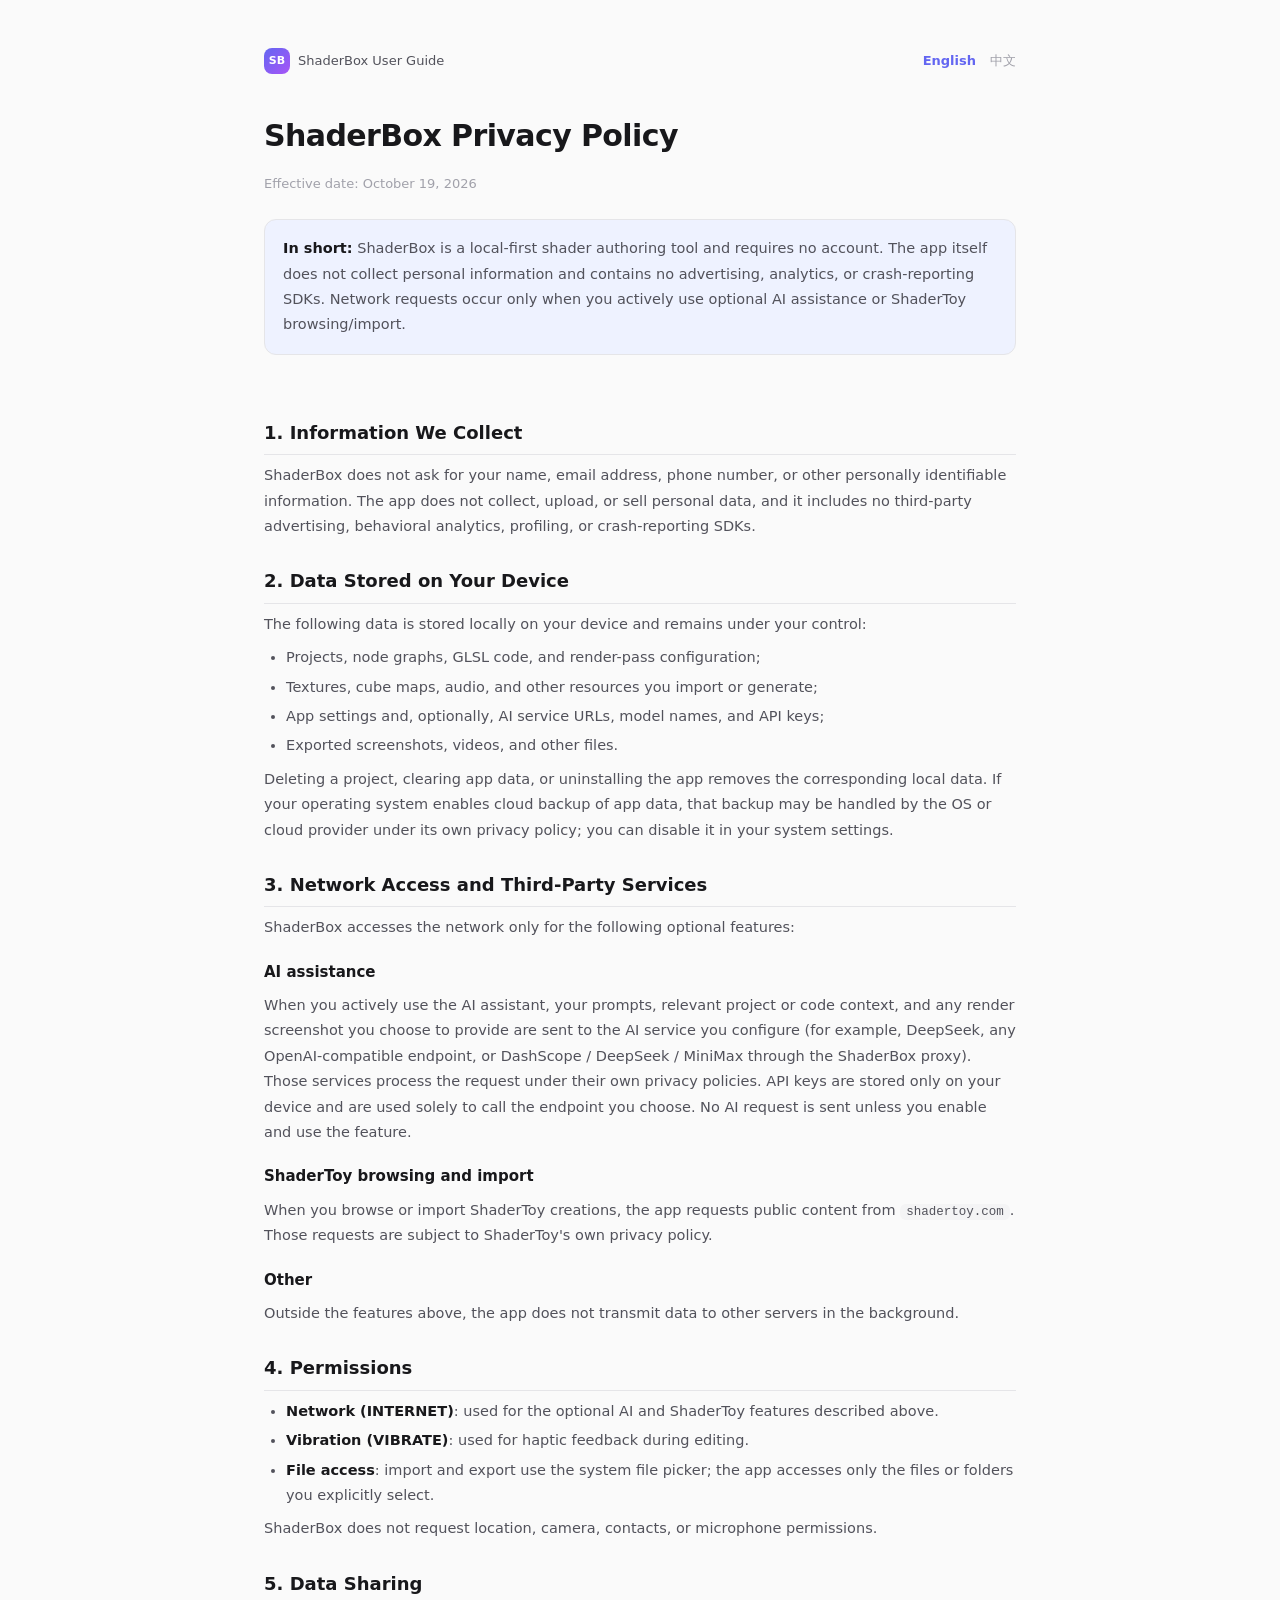
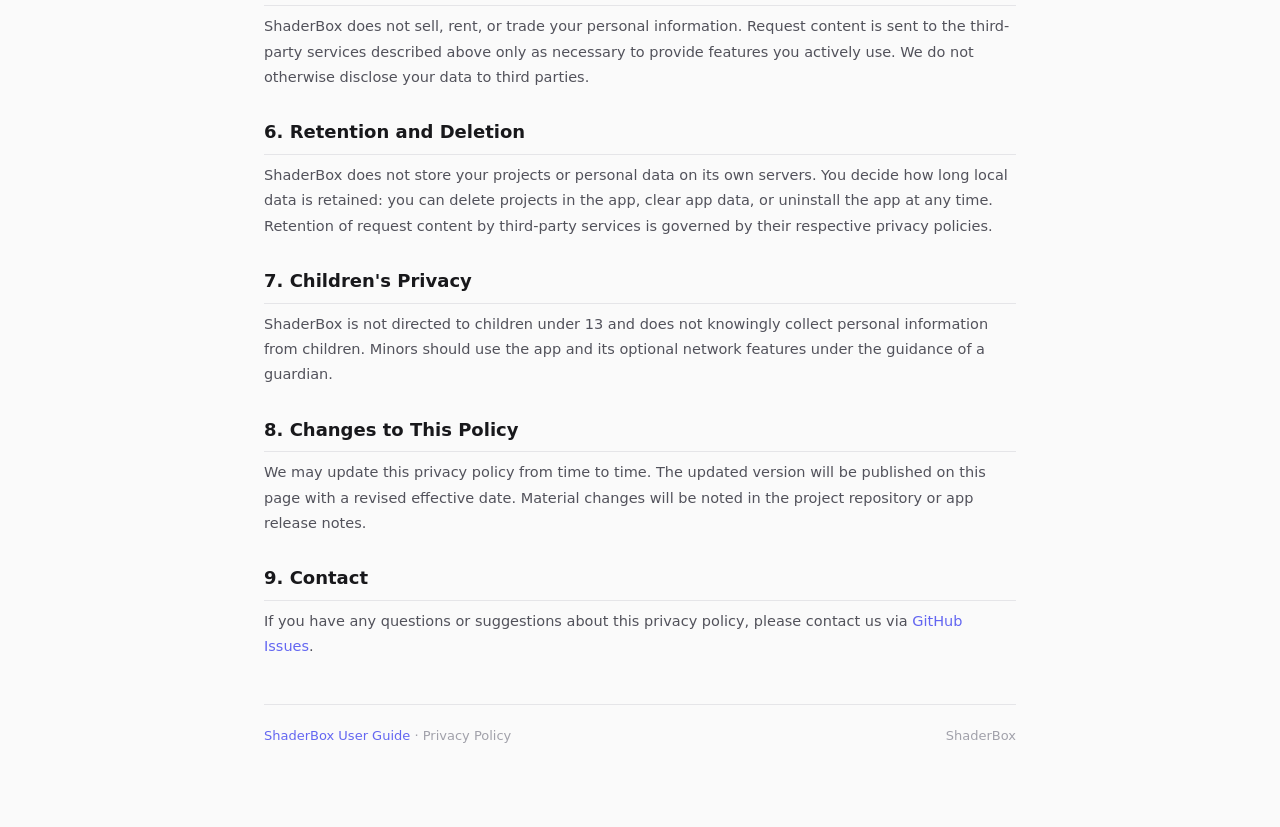
<file: privacy.html>
<!DOCTYPE html>
<html lang="en">
<head>
<meta charset="UTF-8">
<meta name="viewport" content="width=device-width, initial-scale=1.0">
<title>Privacy Policy · ShaderBox</title>
<meta name="description" content="ShaderBox privacy policy: local-first, no personal information collected; optional AI and ShaderToy requests go to third-party services.">
<link rel="alternate" hreflang="en" href="privacy.html">
<link rel="alternate" hreflang="zh-CN" href="privacy.zh.html">
<link rel="stylesheet" href="privacy.css">
</head>
<body>
<div class="wrap">

<div class="topbar">
  <a class="back" href="index.html"><span class="logo">SB</span>ShaderBox User Guide</a>
  <nav class="lang-nav" aria-label="Language">
    <a class="active" href="privacy.html" aria-current="page">English</a>
    <a href="privacy.zh.html" lang="zh-CN">中文</a>
  </nav>
</div>

<header class="page">
  <h1>ShaderBox Privacy Policy</h1>
  <p class="updated">Effective date: October 19, 2026</p>
</header>

<div class="summary">
  <strong>In short:</strong> ShaderBox is a local-first shader authoring tool and requires no account.
  The app itself does not collect personal information and contains no advertising, analytics, or crash-reporting SDKs.
  Network requests occur only when you actively use optional AI assistance or ShaderToy browsing/import.
</div>

<section class="policy">
  <h2>1. Information We Collect</h2>
  <p>
    ShaderBox does not ask for your name, email address, phone number, or other personally identifiable information.
    The app does not collect, upload, or sell personal data, and it includes no third-party advertising, behavioral analytics,
    profiling, or crash-reporting SDKs.
  </p>

  <h2>2. Data Stored on Your Device</h2>
  <p>The following data is stored locally on your device and remains under your control:</p>
  <ul>
    <li>Projects, node graphs, GLSL code, and render-pass configuration;</li>
    <li>Textures, cube maps, audio, and other resources you import or generate;</li>
    <li>App settings and, optionally, AI service URLs, model names, and API keys;</li>
    <li>Exported screenshots, videos, and other files.</li>
  </ul>
  <p>
    Deleting a project, clearing app data, or uninstalling the app removes the corresponding local data.
    If your operating system enables cloud backup of app data, that backup may be handled by the OS or cloud provider
    under its own privacy policy; you can disable it in your system settings.
  </p>

  <h2>3. Network Access and Third-Party Services</h2>
  <p>ShaderBox accesses the network only for the following optional features:</p>
  <h3>AI assistance</h3>
  <p>
    When you actively use the AI assistant, your prompts, relevant project or code context, and any render screenshot
    you choose to provide are sent to the AI service you configure (for example, DeepSeek, any OpenAI-compatible endpoint,
    or DashScope / DeepSeek / MiniMax through the ShaderBox proxy). Those services process the request under their own
    privacy policies. API keys are stored only on your device and are used solely to call the endpoint you choose.
    No AI request is sent unless you enable and use the feature.
  </p>
  <h3>ShaderToy browsing and import</h3>
  <p>
    When you browse or import ShaderToy creations, the app requests public content from
    <code>shadertoy.com</code>. Those requests are subject to ShaderToy's own privacy policy.
  </p>
  <h3>Other</h3>
  <p>Outside the features above, the app does not transmit data to other servers in the background.</p>

  <h2>4. Permissions</h2>
  <ul>
    <li><strong>Network (INTERNET)</strong>: used for the optional AI and ShaderToy features described above.</li>
    <li><strong>Vibration (VIBRATE)</strong>: used for haptic feedback during editing.</li>
    <li><strong>File access</strong>: import and export use the system file picker; the app accesses only the files or folders you explicitly select.</li>
  </ul>
  <p>ShaderBox does not request location, camera, contacts, or microphone permissions.</p>

  <h2>5. Data Sharing</h2>
  <p>
    ShaderBox does not sell, rent, or trade your personal information. Request content is sent to the third-party services
    described above only as necessary to provide features you actively use. We do not otherwise disclose your data to third parties.
  </p>

  <h2>6. Retention and Deletion</h2>
  <p>
    ShaderBox does not store your projects or personal data on its own servers. You decide how long local data is retained:
    you can delete projects in the app, clear app data, or uninstall the app at any time. Retention of request content by
    third-party services is governed by their respective privacy policies.
  </p>

  <h2>7. Children's Privacy</h2>
  <p>
    ShaderBox is not directed to children under 13 and does not knowingly collect personal information from children.
    Minors should use the app and its optional network features under the guidance of a guardian.
  </p>

  <h2>8. Changes to This Policy</h2>
  <p>
    We may update this privacy policy from time to time. The updated version will be published on this page with a revised
    effective date. Material changes will be noted in the project repository or app release notes.
  </p>

  <h2>9. Contact</h2>
  <p>
    If you have any questions or suggestions about this privacy policy, please contact us via
    <a href="https://github.com/johnkranz/ShaderBox/issues" target="_blank" rel="noopener noreferrer">GitHub Issues</a>.
  </p>
</section>

<footer>
  <span><a href="index.html">ShaderBox User Guide</a> · Privacy Policy</span>
  <span>ShaderBox</span>
</footer>

</div>
</body>
</html>
</file>
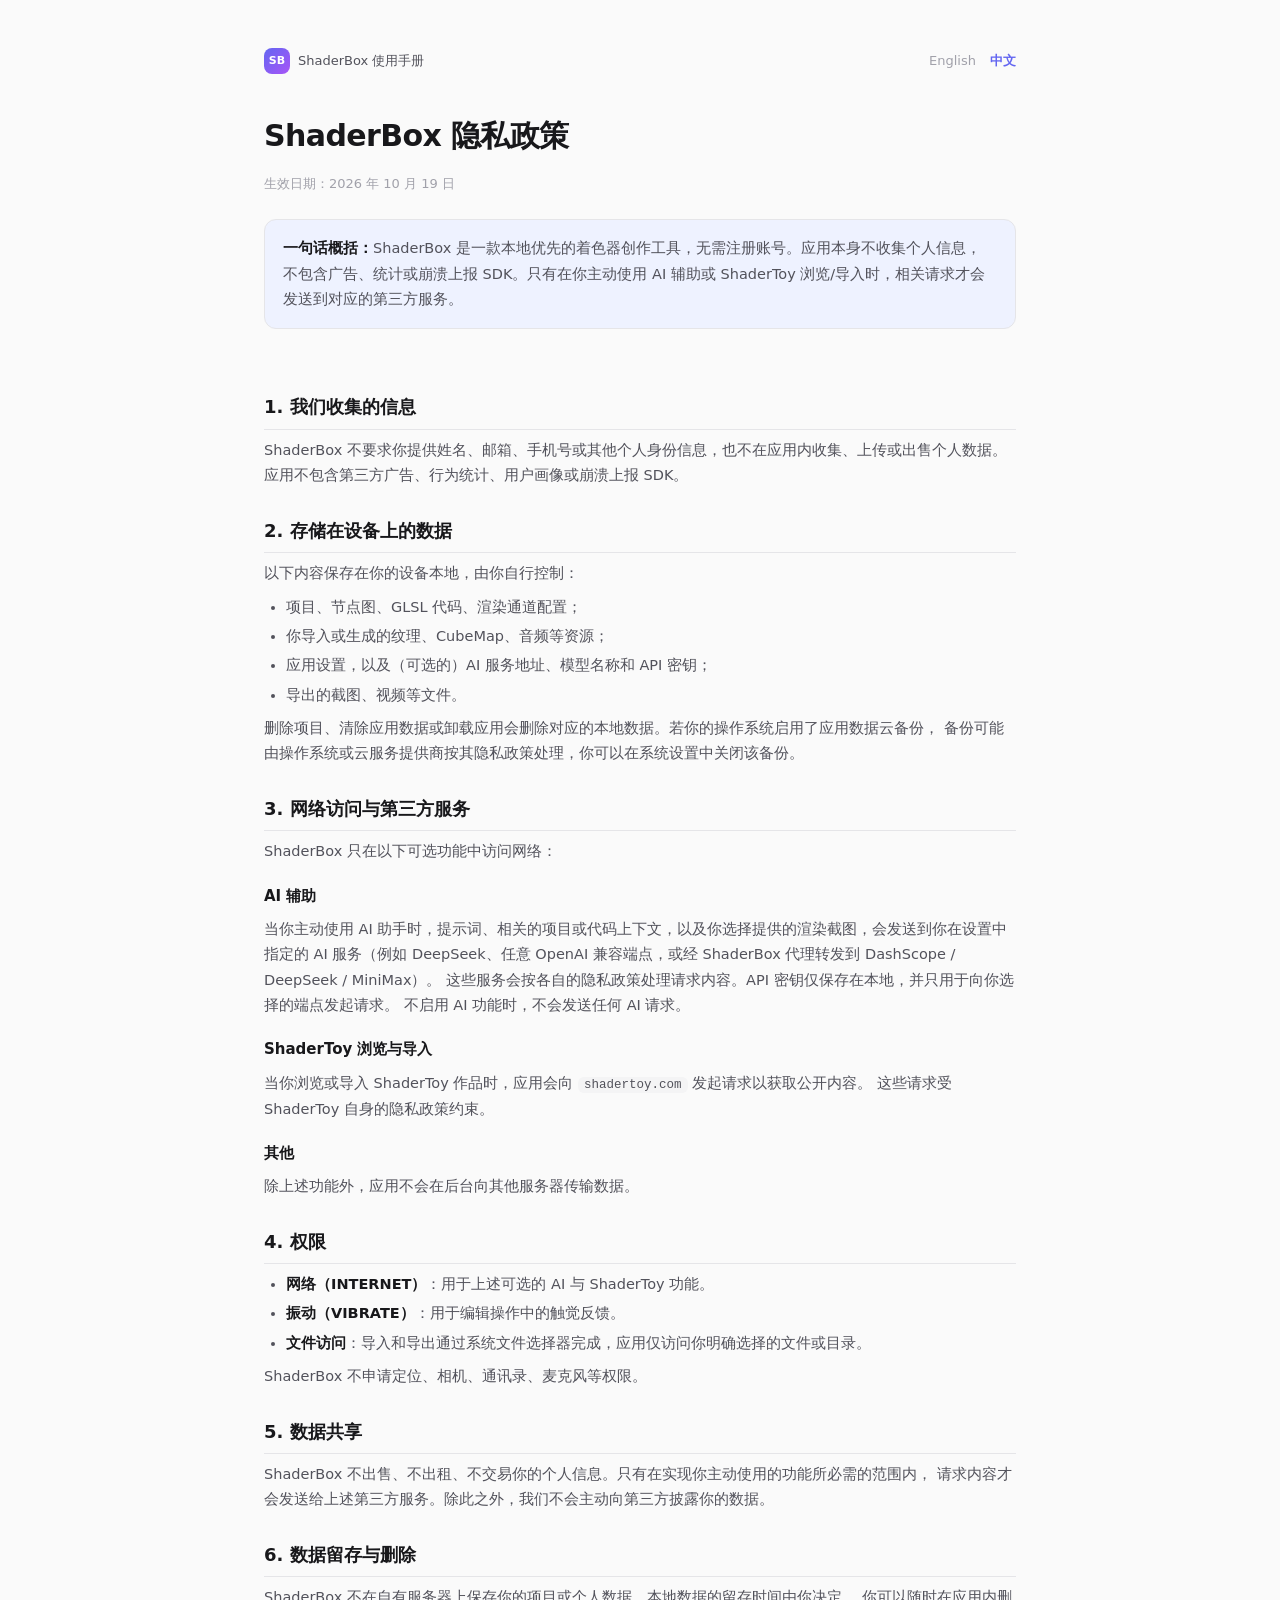
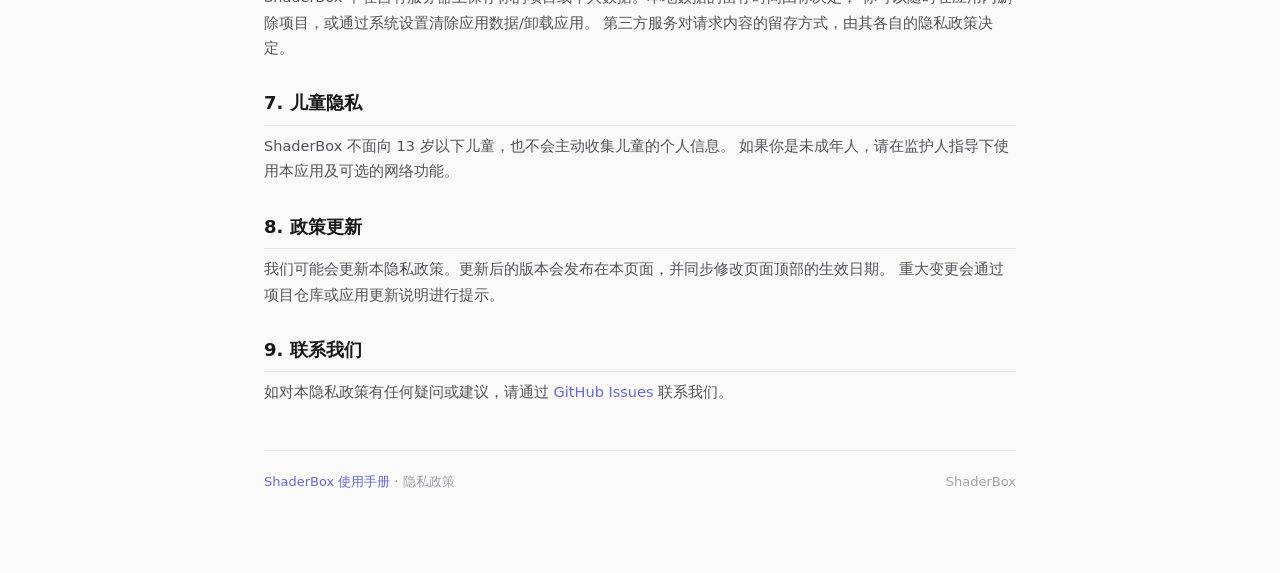
<file: privacy.zh.html>
<!DOCTYPE html>
<html lang="zh-CN">
<head>
<meta charset="UTF-8">
<meta name="viewport" content="width=device-width, initial-scale=1.0">
<title>隐私政策 · ShaderBox</title>
<meta name="description" content="ShaderBox 隐私政策：本地优先、不收集个人信息，说明 AI 与 ShaderToy 等可选网络功能的第三方数据处理方式。">
<link rel="alternate" hreflang="en" href="privacy.html">
<link rel="alternate" hreflang="zh-CN" href="privacy.zh.html">
<link rel="stylesheet" href="privacy.css">
</head>
<body>
<div class="wrap">

<div class="topbar">
  <a class="back" href="index.html"><span class="logo">SB</span>ShaderBox 使用手册</a>
  <nav class="lang-nav" aria-label="语言">
    <a href="privacy.html" lang="en">English</a>
    <a class="active" href="privacy.zh.html" aria-current="page">中文</a>
  </nav>
</div>

<header class="page">
  <h1>ShaderBox 隐私政策</h1>
  <p class="updated">生效日期：2026 年 10 月 19 日</p>
</header>

<div class="summary">
  <strong>一句话概括：</strong>ShaderBox 是一款本地优先的着色器创作工具，无需注册账号。应用本身不收集个人信息，
  不包含广告、统计或崩溃上报 SDK。只有在你主动使用 AI 辅助或 ShaderToy 浏览/导入时，相关请求才会发送到对应的第三方服务。
</div>

<section class="policy">
  <h2>1. 我们收集的信息</h2>
  <p>
    ShaderBox 不要求你提供姓名、邮箱、手机号或其他个人身份信息，也不在应用内收集、上传或出售个人数据。
    应用不包含第三方广告、行为统计、用户画像或崩溃上报 SDK。
  </p>

  <h2>2. 存储在设备上的数据</h2>
  <p>以下内容保存在你的设备本地，由你自行控制：</p>
  <ul>
    <li>项目、节点图、GLSL 代码、渲染通道配置；</li>
    <li>你导入或生成的纹理、CubeMap、音频等资源；</li>
    <li>应用设置，以及（可选的）AI 服务地址、模型名称和 API 密钥；</li>
    <li>导出的截图、视频等文件。</li>
  </ul>
  <p>
    删除项目、清除应用数据或卸载应用会删除对应的本地数据。若你的操作系统启用了应用数据云备份，
    备份可能由操作系统或云服务提供商按其隐私政策处理，你可以在系统设置中关闭该备份。
  </p>

  <h2>3. 网络访问与第三方服务</h2>
  <p>ShaderBox 只在以下可选功能中访问网络：</p>
  <h3>AI 辅助</h3>
  <p>
    当你主动使用 AI 助手时，提示词、相关的项目或代码上下文，以及你选择提供的渲染截图，会发送到你在设置中指定的
    AI 服务（例如 DeepSeek、任意 OpenAI 兼容端点，或经 ShaderBox 代理转发到 DashScope / DeepSeek / MiniMax）。
    这些服务会按各自的隐私政策处理请求内容。API 密钥仅保存在本地，并只用于向你选择的端点发起请求。
    不启用 AI 功能时，不会发送任何 AI 请求。
  </p>
  <h3>ShaderToy 浏览与导入</h3>
  <p>
    当你浏览或导入 ShaderToy 作品时，应用会向 <code>shadertoy.com</code> 发起请求以获取公开内容。
    这些请求受 ShaderToy 自身的隐私政策约束。
  </p>
  <h3>其他</h3>
  <p>除上述功能外，应用不会在后台向其他服务器传输数据。</p>

  <h2>4. 权限</h2>
  <ul>
    <li><strong>网络（INTERNET）</strong>：用于上述可选的 AI 与 ShaderToy 功能。</li>
    <li><strong>振动（VIBRATE）</strong>：用于编辑操作中的触觉反馈。</li>
    <li><strong>文件访问</strong>：导入和导出通过系统文件选择器完成，应用仅访问你明确选择的文件或目录。</li>
  </ul>
  <p>ShaderBox 不申请定位、相机、通讯录、麦克风等权限。</p>

  <h2>5. 数据共享</h2>
  <p>
    ShaderBox 不出售、不出租、不交易你的个人信息。只有在实现你主动使用的功能所必需的范围内，
    请求内容才会发送给上述第三方服务。除此之外，我们不会主动向第三方披露你的数据。
  </p>

  <h2>6. 数据留存与删除</h2>
  <p>
    ShaderBox 不在自有服务器上保存你的项目或个人数据。本地数据的留存时间由你决定，
    你可以随时在应用内删除项目，或通过系统设置清除应用数据/卸载应用。
    第三方服务对请求内容的留存方式，由其各自的隐私政策决定。
  </p>

  <h2>7. 儿童隐私</h2>
  <p>
    ShaderBox 不面向 13 岁以下儿童，也不会主动收集儿童的个人信息。
    如果你是未成年人，请在监护人指导下使用本应用及可选的网络功能。
  </p>

  <h2>8. 政策更新</h2>
  <p>
    我们可能会更新本隐私政策。更新后的版本会发布在本页面，并同步修改页面顶部的生效日期。
    重大变更会通过项目仓库或应用更新说明进行提示。
  </p>

  <h2>9. 联系我们</h2>
  <p>
    如对本隐私政策有任何疑问或建议，请通过
    <a href="https://github.com/johnkranz/ShaderBox/issues" target="_blank" rel="noopener noreferrer">GitHub Issues</a>
    联系我们。
  </p>
</section>

<footer>
  <span><a href="index.html">ShaderBox 使用手册</a> · 隐私政策</span>
  <span>ShaderBox</span>
</footer>

</div>
</body>
</html>
</file>
<file: privacy.css>
:root {
  --bg: #fafafa;
  --bg-elev: #ffffff;
  --bg-code: #f4f4f5;
  --border: #e5e5e8;
  --text: #18181b;
  --text-2: #52525b;
  --text-3: #a1a1aa;
  --accent: #6366f1;
  --accent-soft: #eef2ff;
  --radius: 12px;
}
@media (prefers-color-scheme: dark) {
  :root {
    --bg: #0f0f11;
    --bg-elev: #17171a;
    --bg-code: #232326;
    --border: #2a2a2e;
    --text: #f4f4f5;
    --text-2: #a1a1aa;
    --text-3: #6b6b72;
    --accent: #818cf8;
    --accent-soft: #1e1b34;
  }
}
* { margin: 0; padding: 0; box-sizing: border-box; }
html { scroll-behavior: smooth; }
body {
  font-family: -apple-system, "Segoe UI", "PingFang SC", "Microsoft YaHei", system-ui, sans-serif;
  background: var(--bg); color: var(--text); line-height: 1.75; font-size: 14.5px;
}
a { color: var(--accent); text-decoration: none; }
a:hover { text-decoration: underline; }
.wrap { max-width: 800px; margin: 0 auto; padding: 48px 24px 80px; }
.topbar {
  display: flex; align-items: center; justify-content: space-between; gap: 16px;
  flex-wrap: wrap; margin-bottom: 36px;
}
.back {
  display: inline-flex; align-items: center; gap: 8px;
  color: var(--text-2); font-size: 13px;
}
.back .logo {
  width: 26px; height: 26px; border-radius: 8px;
  background: linear-gradient(135deg, #6366f1, #a855f7);
  display: grid; place-items: center; color: #fff; font-size: 11px; font-weight: 800;
}
.lang-nav { display: flex; gap: 14px; font-size: 13px; }
.lang-nav a { color: var(--text-3); }
.lang-nav a:hover { color: var(--text); text-decoration: none; }
.lang-nav a.active { color: var(--accent); font-weight: 700; }
header.page h1 { font-size: 30px; font-weight: 800; letter-spacing: -.02em; margin-bottom: 10px; }
.updated { color: var(--text-3); font-size: 13px; }
.summary {
  margin: 24px 0 8px; padding: 16px 18px;
  background: var(--accent-soft); border: 1px solid var(--border); border-radius: var(--radius);
  color: var(--text-2);
}
.summary strong { color: var(--text); }
section.policy { padding-top: 28px; }
section.policy h2 {
  font-size: 18px; font-weight: 700; margin: 26px 0 8px;
  padding-bottom: 6px; border-bottom: 1px solid var(--border);
}
section.policy h3 { font-size: 15px; font-weight: 700; margin: 18px 0 6px; }
section.policy p { margin: 8px 0; color: var(--text-2); }
section.policy ul { margin: 8px 0 8px 22px; color: var(--text-2); }
section.policy li { margin: 4px 0; }
section.policy strong { color: var(--text); }
code {
  font-family: ui-monospace, "SFMono-Regular", Consolas, monospace;
  font-size: 12.5px; background: var(--bg-code); padding: 1px 6px; border-radius: 6px;
}
footer {
  margin-top: 44px; padding-top: 20px; border-top: 1px solid var(--border);
  color: var(--text-3); font-size: 13px;
  display: flex; justify-content: space-between; flex-wrap: wrap; gap: 8px;
}
@media (max-width: 600px) {
  .wrap { padding: 28px 18px 56px; }
  header.page h1 { font-size: 24px; }
}
</file>
